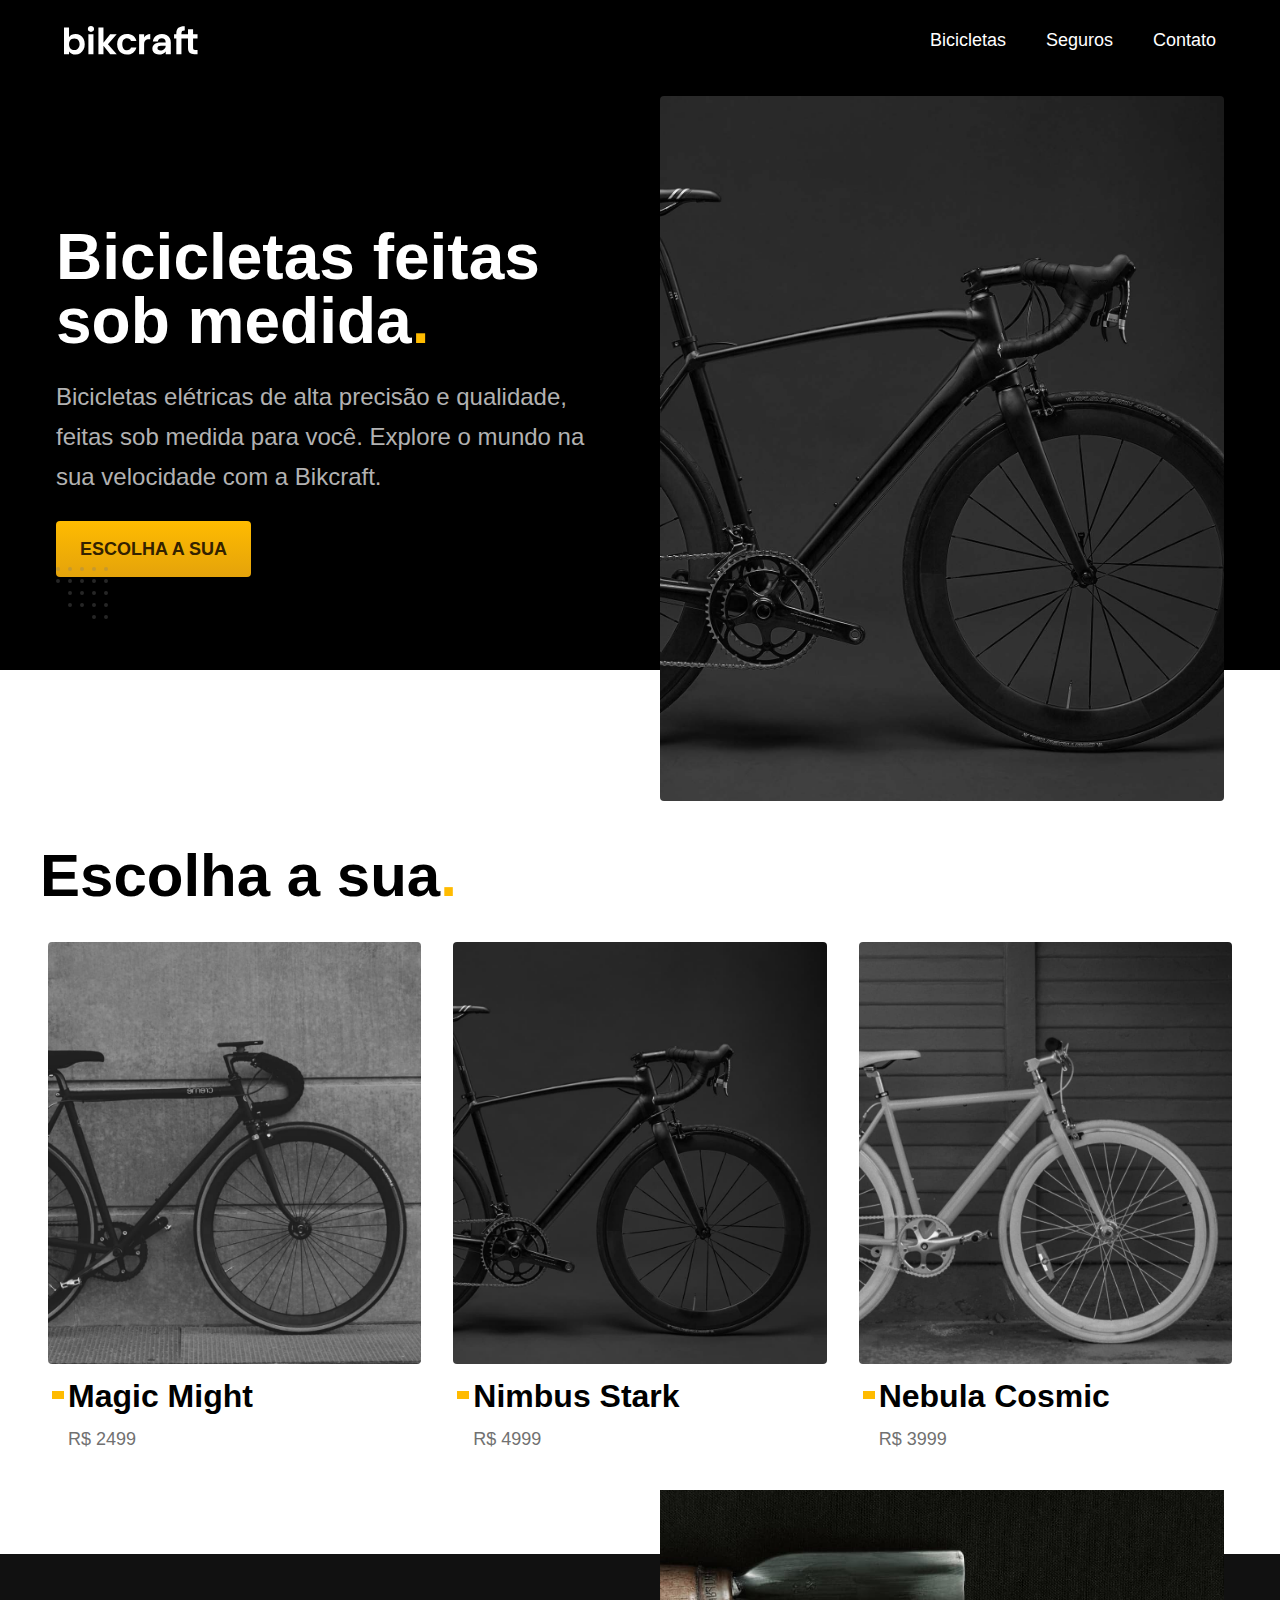
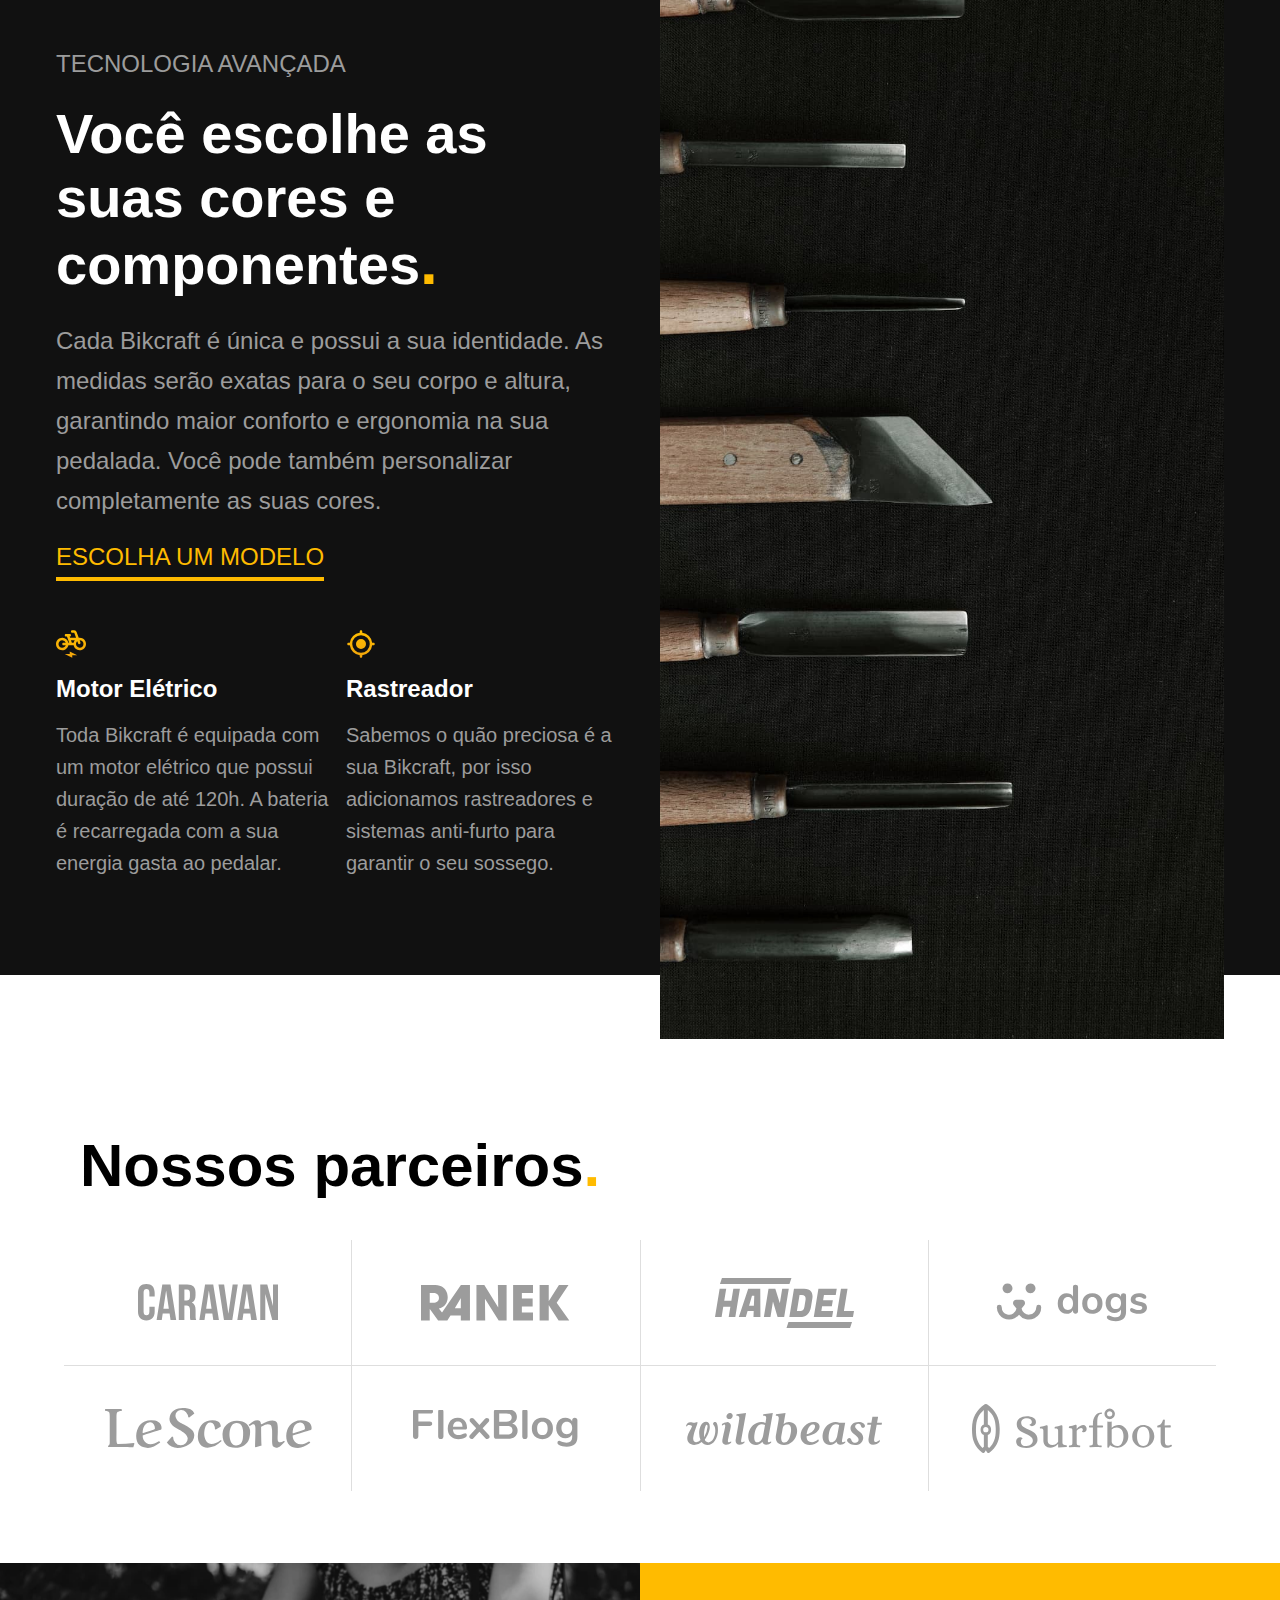
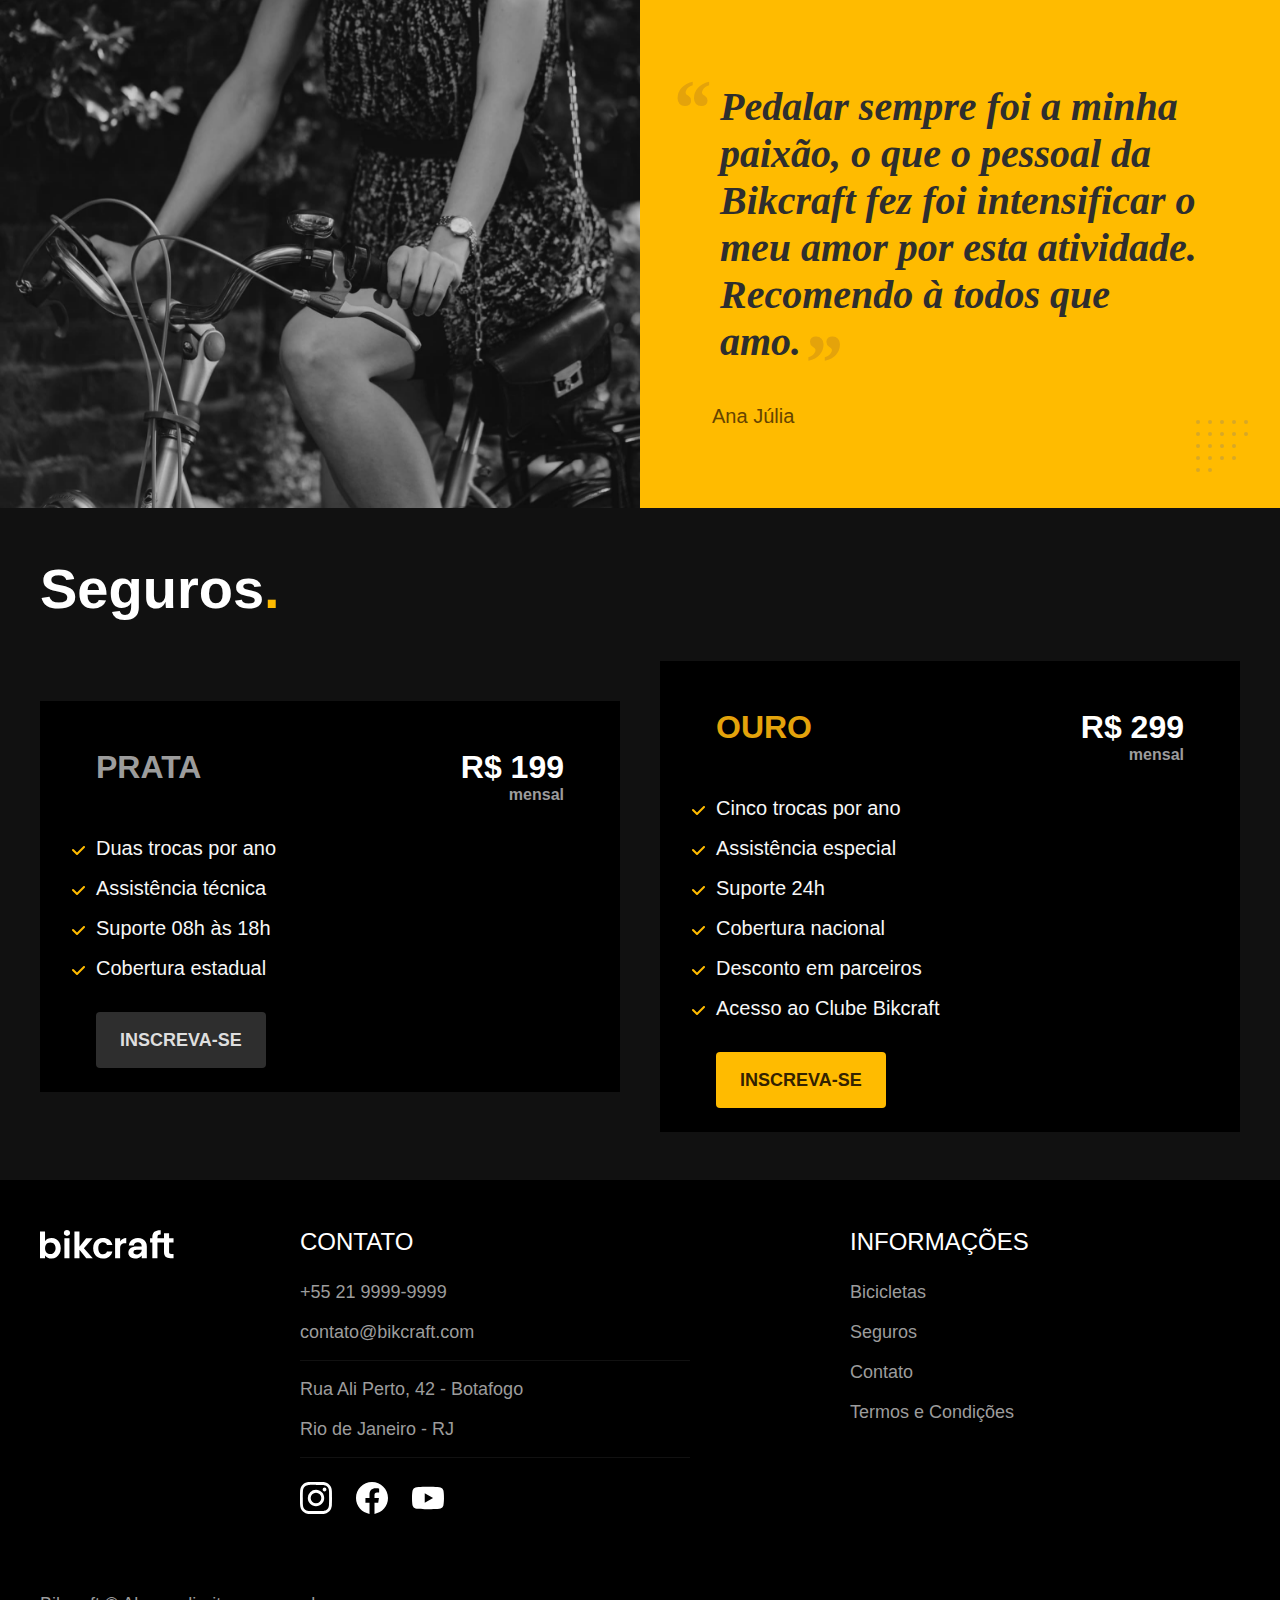
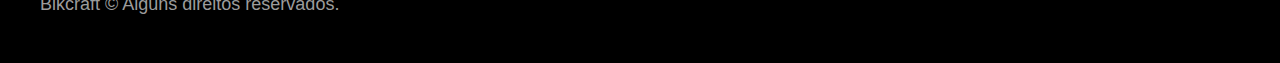
<file: index.html>
<!DOCTYPE html>
<html lang="pt-br">
  <head>
    <meta charset="UTF-8" />
    <meta name="viewport" content="width=device-width, initial-scale=1.0" />
    <link rel="stylesheet" href="./styles/style.css" />
    <title>Bikcraft - Bicicletas Elétricas</title>
  </head>

  <body>
    <header class="header-bg">
      <div class="header">
        <a href="./">
          <img src="./img/bikcraft.svg" alt="Logo da Bikcraft" />
        </a>
        <nav>
          <ul class="header-nav">
            <li><a href="/bicicletas.html">Bicicletas</a></li>
            <li><a href="/seguros.html">Seguros</a></li>
            <li><a href="/contato.html">Contato</a></li>
          </ul>
        </nav>
      </div>
    </header>

    <main class="main-bg">
      <div class="main">
        <div class="introduction">
          <h1 class="introduction-title">
            Bicicletas feitas sob medida<span class="introduction-span">.</span>
          </h1>
          <p class="introduction-text">
            Bicicletas elétricas de alta precisão e qualidade, feitas sob medida
            para você. Explore o mundo na sua velocidade com a Bikcraft.
          </p>
          <a class="introduction-buton" href="/bicicletas.html"
            >Escolha a sua</a
          >
        </div>
        <div class="introduction-photo">
          <picture>
            <source
              media="(max-width: 800px)"
              srcset="./img/bicicletas/nimbus.jpg"
            />
            <img
              src="./img/fotos/introducao.jpg"
              width="1280"
              height="1600"
              alt="Bicicleta Preta"
            />
          </picture>
        </div>
      </div>
    </main>

    <article class="bicycles-list">
      <div class="article-title">
        <h2>Escolha a sua<span class="article-span">.</span></h2>
      </div>
      <div>
        <ul class="article-bicycles">
          <li class="article-li">
            <a href="/magic.html">
              <img
                src="./img/bicicletas/magic-home.jpg"
                alt="Bicicleta Magic Might"
              />
            </a>
            <h3>Magic Might</h3>
            <span>R$ 2499</span>
          </li>
          <li class="article-li">
            <a href="/nimbus.html">
              <img
                src="./img/bicicletas/nimbus-home.jpg"
                alt="Bicicleta Nimbus Stark"
              />
            </a>
            <h3>Nimbus Stark</h3>
            <span>R$ 4999</span>
          </li>
          <li class="article-li">
            <a href="/nebula.html">
              <img
                src="./img/bicicletas/nebula-home.jpg"
                alt="Bicicleta Nebula Cosmic"
              />
            </a>
            <h3>Nebula Cosmic</h3>
            <span>R$ 3999</span>
          </li>
        </ul>
      </div>
    </article>

    <article class="tecnology-bg">
      <div class="tecnology">
        <div class="tecnology-content-container">
          <div class="tecnology-content">
            <span>TECNOLOGIA AVANÇADA</span>
            <h2>Você escolhe as suas cores e componentes<span>.</span></h2>
            <p>
              Cada Bikcraft é única e possui a sua identidade. As medidas serão
              exatas para o seu corpo e altura, garantindo maior conforto e
              ergonomia na sua pedalada. Você pode também personalizar
              completamente as suas cores.
            </p>
            <a class="tecnology-buton" href="/bicicletas.html"
              >ESCOLHA UM MODELO</a
            >
          </div>
          <div class="tecnology-benefits">
            <div>
              <img
                src="./img/icones/eletrica.svg"
                alt="Icone Bicicleta Elétrica"
              />
              <h3>Motor Elétrico</h3>
              <p>
                Toda Bikcraft é equipada com um motor elétrico que possui
                duração de até 120h. A bateria é recarregada com a sua energia
                gasta ao pedalar.
              </p>
            </div>
            <div>
              <img src="./img/icones/rastreador.svg" alt="Icone Rastreador" />
              <h3>Rastreador</h3>
              <p>
                Sabemos o quão preciosa é a sua Bikcraft, por isso adicionamos
                rastreadores e sistemas anti-furto para garantir o seu sossego.
              </p>
            </div>
          </div>
        </div>
        <div class="tecnology-img">
          <img src="./img/fotos/tecnologia.jpg" alt="Foto Tecnologia" />
        </div>
      </div>
    </article>

    <section class="section-partners">
      <div class="partners-title">
        <h2>Nossos parceiros<span>.</span></h2>
      </div>
      <div class="partners">
        <div><img src="./img/parceiros/caravan.svg" alt="Logo Caravan" /></div>
        <div><img src="./img/parceiros/ranek.svg" alt="Logo Ranek" /></div>
        <div><img src="./img/parceiros/handel.svg" alt="Logo Handel" /></div>
        <div><img src="./img/parceiros/dogs.svg" alt="Logo Dogs" /></div>
        <div><img src="./img/parceiros/lescone.svg" alt="Logo Lescone" /></div>
        <div>
          <img src="./img/parceiros/flexblog.svg" alt="Logo Flexblog" />
        </div>
        <div>
          <img src="./img/parceiros/wildbeast.svg" alt="Logo Wildbeast" />
        </div>
        <div><img src="./img/parceiros/surfbot.svg" alt="Logo Surfbot" /></div>
      </div>
    </section>

    <section class="brief">
      <div class="brief-img"></div>
      <div class="brief-content">
        <blockquote class="brief-text">
          Pedalar sempre foi a minha paixão, o que o pessoal da Bikcraft fez foi
          intensificar o meu amor por esta atividade. Recomendo à todos que amo.
        </blockquote>
        <span class="brief-span">Ana Júlia </span>
      </div>
    </section>

    <section class="insurance-bg">
      <div class="insurance">
        <h2 class="insurance-title">Seguros<span>.</span></h2>
        <div class="insurance-silver">
          <div class="insurance-silver-header">
            <h3 class="insurance-silver-title">PRATA</h3>
            <span class="insurance-silver-span"
              >R$ 199 <span class="insurance-span">mensal</span></span
            >
          </div>
          <div>
            <ul class="insurance-silver-ul">
              <li>Duas trocas por ano</li>
              <li>Assistência técnica</li>
              <li>Suporte 08h às 18h</li>
              <li>Cobertura estadual</li>
            </ul>
            <a class="insurance-silver-button" href="/orcamento.html"
              >Inscreva-se</a
            >
          </div>
        </div>

        <div class="insurance-gold">
          <div class="insurance-gold-header">
            <h3 class="insurance-gold-title">OURO</h3>
            <span class="insurance-gold-span"
              >R$ 299 <span class="insurance-span">mensal</span></span
            >
          </div>
          <div>
            <ul class="insurance-gold-ul">
              <li>Cinco trocas por ano</li>
              <li>Assistência especial</li>
              <li>Suporte 24h</li>
              <li>Cobertura nacional</li>
              <li>Desconto em parceiros</li>
              <li>Acesso ao Clube Bikcraft</li>
            </ul>
            <a class="insurance-gold-button" href="/orcamento.html"
              >Inscreva-se</a
            >
          </div>
        </div>
      </div>
    </section>

    <footer class="footer-bg">
      <div class="footer-container">
        <div class="footer-content">
          <div class="footer-img">
            <img src="./img/bikcraft.svg" alt="Logo Bikcraft" />
          </div>
          <div class="footer-contact">
            <h3 class="footer-contact-title">CONTATO</h3>
            <ul class="footer-contact-list">
              <li><a href="tel:+552199999999">+55 21 9999-9999</a></li>
              <li>
                <a href="mailto:contato@bikcraft.com">contato@bikcraft.com</a>
              </li>
              <li><div class="divider"></div></li>
              <li>Rua Ali Perto, 42 - Botafogo</li>
              <li>Rio de Janeiro - RJ</li>
              <li><div class="divider"></div></li>
              <div class="footer-socialmedias">
                <a href="./"><img src="./img/redes/instagram.svg" alt="" /></a>
                <a href="./"><img src="./img/redes/facebook.svg" alt="" /></a>
                <a href="./"><img src="./img/redes/youtube.svg" alt="" /></a>
              </div>
            </ul>
          </div>
          <div class="footer-information">
            <h3 class="footer-information-title">INFORMAÇÕES</h3>
            <ul class="footer-information-list">
              <li><a href="/bicicletas.html">Bicicletas</a></li>
              <li><a href="/seguros.html">Seguros</a></li>
              <li><a href="/contato.html">Contato</a></li>
              <li><a href="/termos.html">Termos e Condições</a></li>
            </ul>
          </div>
        </div>
        <div class="footer">
          <p>Bikcraft © Alguns direitos reservados.</p>
        </div>
      </div>
    </footer>
  </body>
</html>
</file>
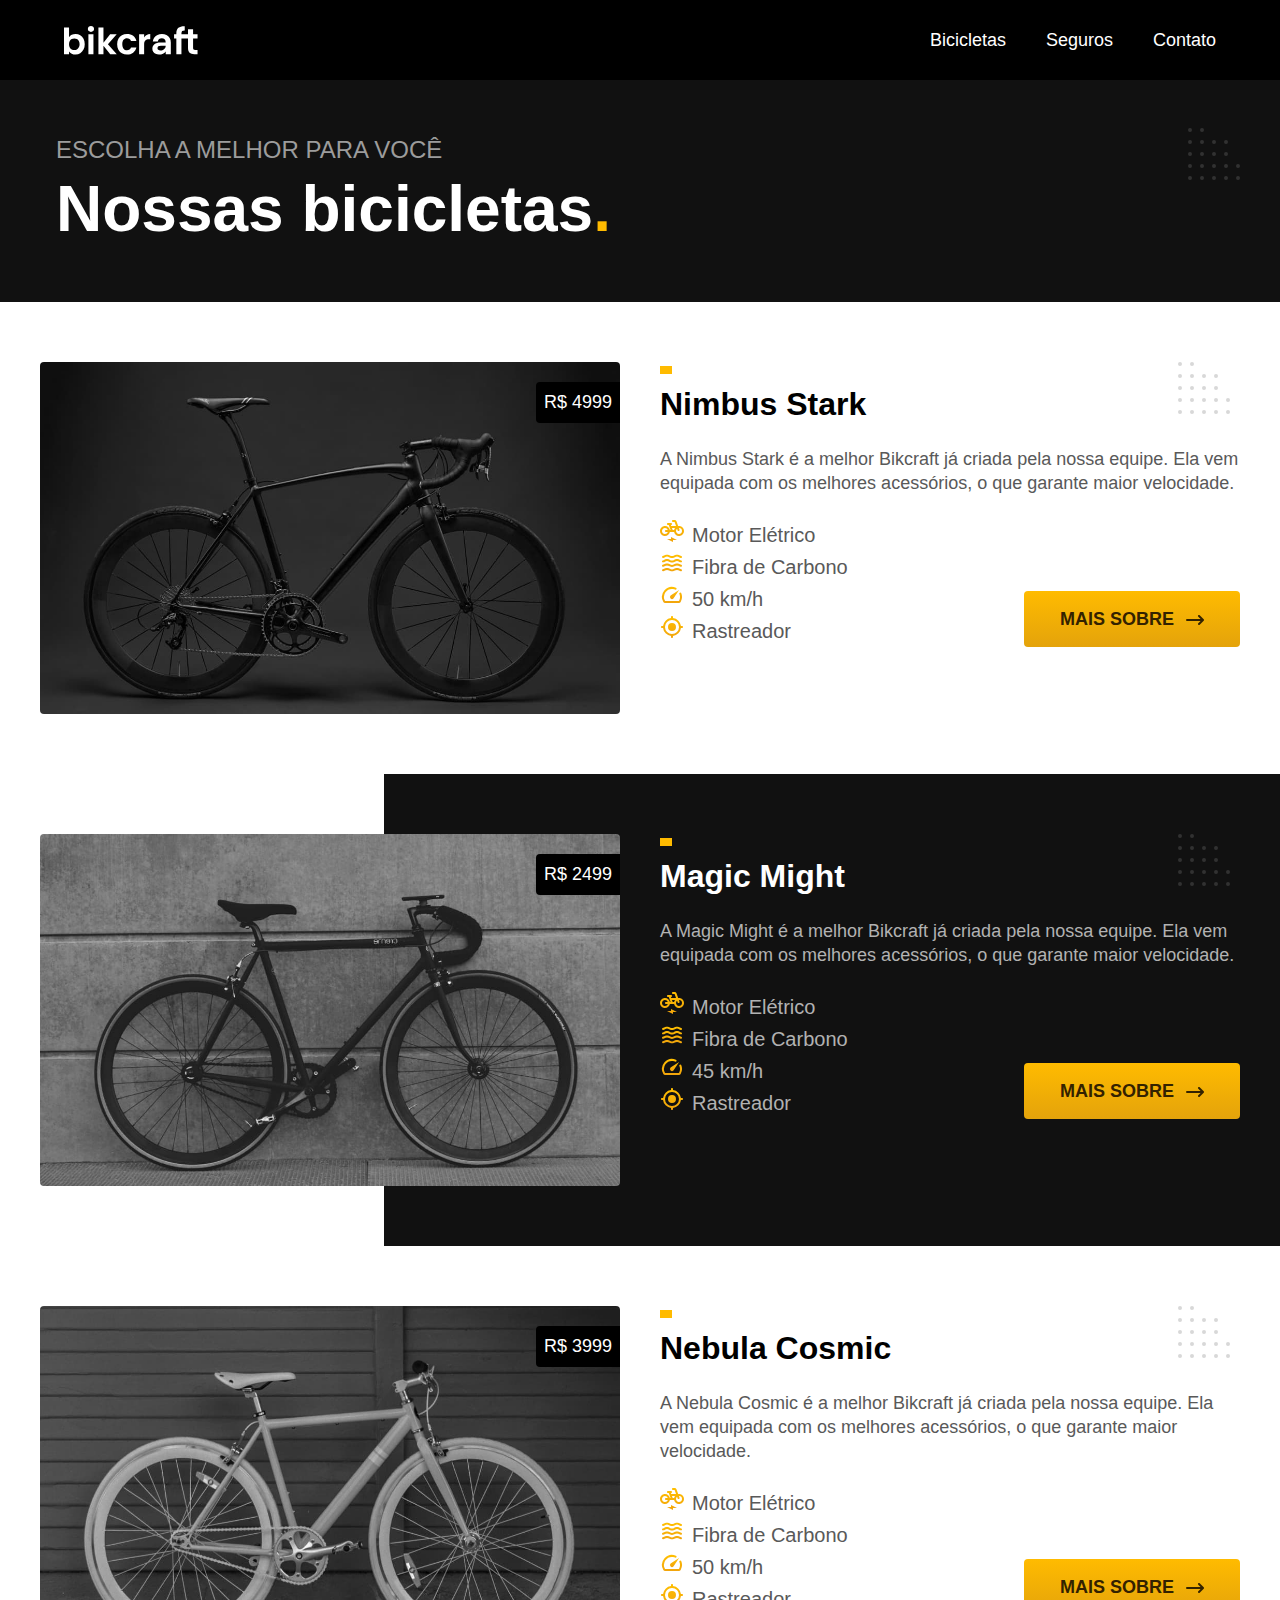
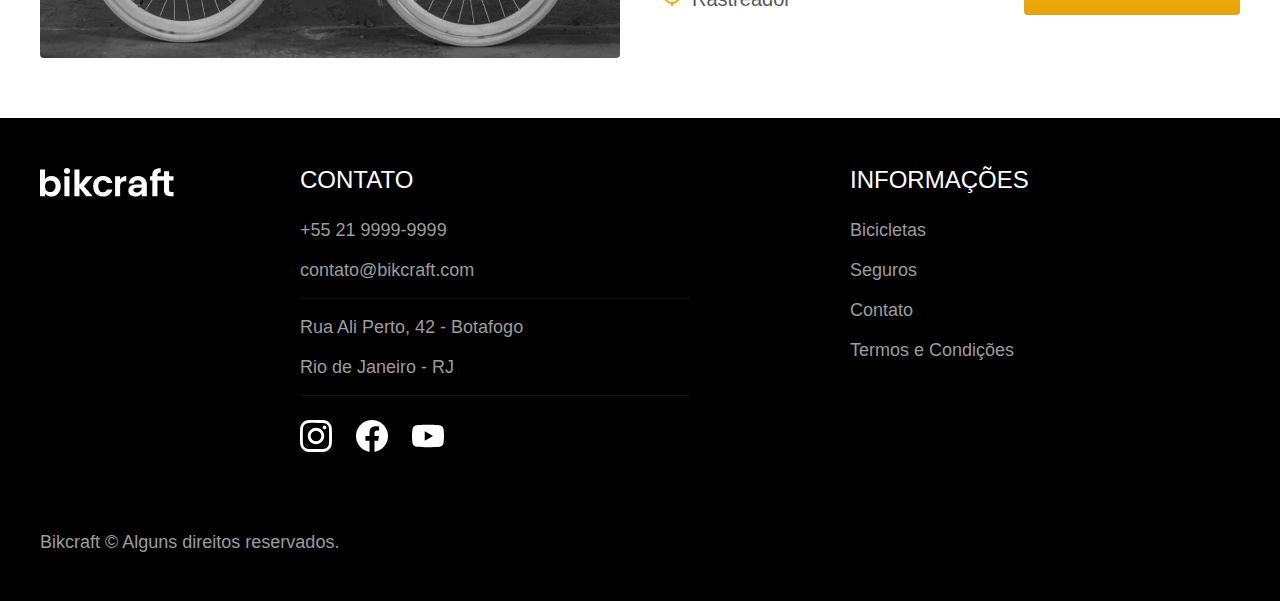
<file: bicicletas.html>
<!DOCTYPE html>
<html lang="pt-br">
  <head>
    <meta charset="UTF-8" />
    <meta name="viewport" content="width=device-width, initial-scale=1.0" />
    <link rel="stylesheet" href="./styles/style.css" />
    <title>Bikcraft - Bicicletas</title>
  </head>

  <body>
    <header class="header-bg">
      <div class="header">
        <a href="/index.html">
          <img src="./img/bikcraft.svg" alt="Logo da Bikcraft" />
        </a>
        <nav>
          <ul class="header-nav">
            <li><a href="/bicicletas.html">Bicicletas</a></li>
            <li><a href="/seguros.html">Seguros</a></li>
            <li><a href="/contato.html">Contato</a></li>
          </ul>
        </nav>
      </div>
    </header>

    <main class="bicycles-main-bg">
      <div class="bicycles-main">
        <p>ESCOLHA A MELHOR PARA VOCÊ</p>
        <h1>Nossas bicicletas<span>.</span></h1>
      </div>
    </main>

    <article class="bicycles-article">
      <div class="nimbus-container">
        <div class="nimbus-img">
          <span>R$ 4999</span>
          <img src="./img/bicicletas/nimbus.jpg" alt="Bicicleta Nimbus Stark" />
        </div>
        <div class="nimbus-content">
          <h2>Nimbus Stark</h2>
          <p>
            A Nimbus Stark é a melhor Bikcraft já criada pela nossa equipe. Ela
            vem equipada com os melhores acessórios, o que garante maior
            velocidade.
          </p>
          <ul class="nimbus-list">
            <li>
              <img src="./img/icones/eletrica.svg" alt="" />Motor Elétrico
            </li>
            <li>
              <img src="./img/icones/carbono.svg" alt="" />Fibra de Carbono
            </li>
            <li><img src="./img/icones/velocidade.svg" alt="" />50 km/h</li>
            <li><img src="./img/icones/rastreador.svg" alt="" /> Rastreador</li>
          </ul>
          <a href="/nimbus.html">Mais Sobre</a>
        </div>
      </div>
    </article>
    <div class="article-magic">
      <article class="bicycles-article">
        <div class="magic-container">
          <div class="magic-img">
            <span>R$ 2499</span>
            <img src="./img/bicicletas/magic.jpg" alt="Bicicleta Magic Might" />
          </div>
          <div class="magic-content">
            <h2>Magic Might</h2>
            <p>
              A Magic Might é a melhor Bikcraft já criada pela nossa equipe. Ela
              vem equipada com os melhores acessórios, o que garante maior
              velocidade.
            </p>
            <ul class="magic-list">
              <li>
                <img src="./img/icones/eletrica.svg" alt="" />Motor Elétrico
              </li>
              <li>
                <img src="./img/icones/carbono.svg" alt="" />Fibra de Carbono
              </li>
              <li><img src="./img/icones/velocidade.svg" alt="" /> 45 km/h</li>
              <li>
                <img src="./img/icones/rastreador.svg" alt="" />Rastreador
              </li>
            </ul>
            <a href="/magic.html">Mais Sobre</a>
          </div>
        </div>
      </article>
    </div>
    <article class="bicycles-article">
      <div class="nebula-container">
        <div class="nebula-img">
          <span>R$ 3999</span>
          <img
            src="./img/bicicletas/nebula.jpg"
            alt="Bicicleta Nebula Cosmic"
          />
        </div>
        <div class="nebula-content">
          <h2>Nebula Cosmic</h2>
          <p>
            A Nebula Cosmic é a melhor Bikcraft já criada pela nossa equipe. Ela
            vem equipada com os melhores acessórios, o que garante maior
            velocidade.
          </p>
          <ul class="nebula-list">
            <li>
              <img src="./img/icones/eletrica.svg" alt="" />Motor Elétrico
            </li>
            <li>
              <img src="./img/icones/carbono.svg" alt="" />Fibra de Carbono
            </li>
            <li><img src="./img/icones/velocidade.svg" alt="" />50 km/h</li>
            <li><img src="./img/icones/rastreador.svg" alt="" />Rastreador</li>
          </ul>
          <a href="/nebula.html">Mais Sobre</a>
        </div>
      </div>
    </article>

    <footer class="footer-bg">
      <div class="footer-container">
        <div class="footer-content">
          <div class="footer-img">
            <img src="./img/bikcraft.svg" alt="Logo Bikcraft" />
          </div>
          <div class="footer-contact">
            <h3 class="footer-contact-title">CONTATO</h3>
            <ul class="footer-contact-list">
              <li><a href="tel:+552199999999">+55 21 9999-9999</a></li>
              <li>
                <a href="mailto:contato@bikcraft.com">contato@bikcraft.com</a>
              </li>
              <li><div class="divider"></div></li>
              <li>Rua Ali Perto, 42 - Botafogo</li>
              <li>Rio de Janeiro - RJ</li>
              <li><div class="divider"></div></li>
              <div class="footer-socialmedias">
                <a href="./"><img src="./img/redes/instagram.svg" alt="" /></a>
                <a href="./"><img src="./img/redes/facebook.svg" alt="" /></a>
                <a href="./"><img src="./img/redes/youtube.svg" alt="" /></a>
              </div>
            </ul>
          </div>
          <div class="footer-information">
            <h3 class="footer-information-title">INFORMAÇÕES</h3>
            <ul class="footer-information-list">
              <li><a href="/bicicletas.html">Bicicletas</a></li>
              <li><a href="/seguros.html">Seguros</a></li>
              <li><a href="/contato.html">Contato</a></li>
              <li><a href="/termos.html">Termos e Condições</a></li>
            </ul>
          </div>
        </div>
        <div class="footer">
          <p>Bikcraft © Alguns direitos reservados.</p>
        </div>
      </div>
    </footer>
  </body>
</html>
</file>
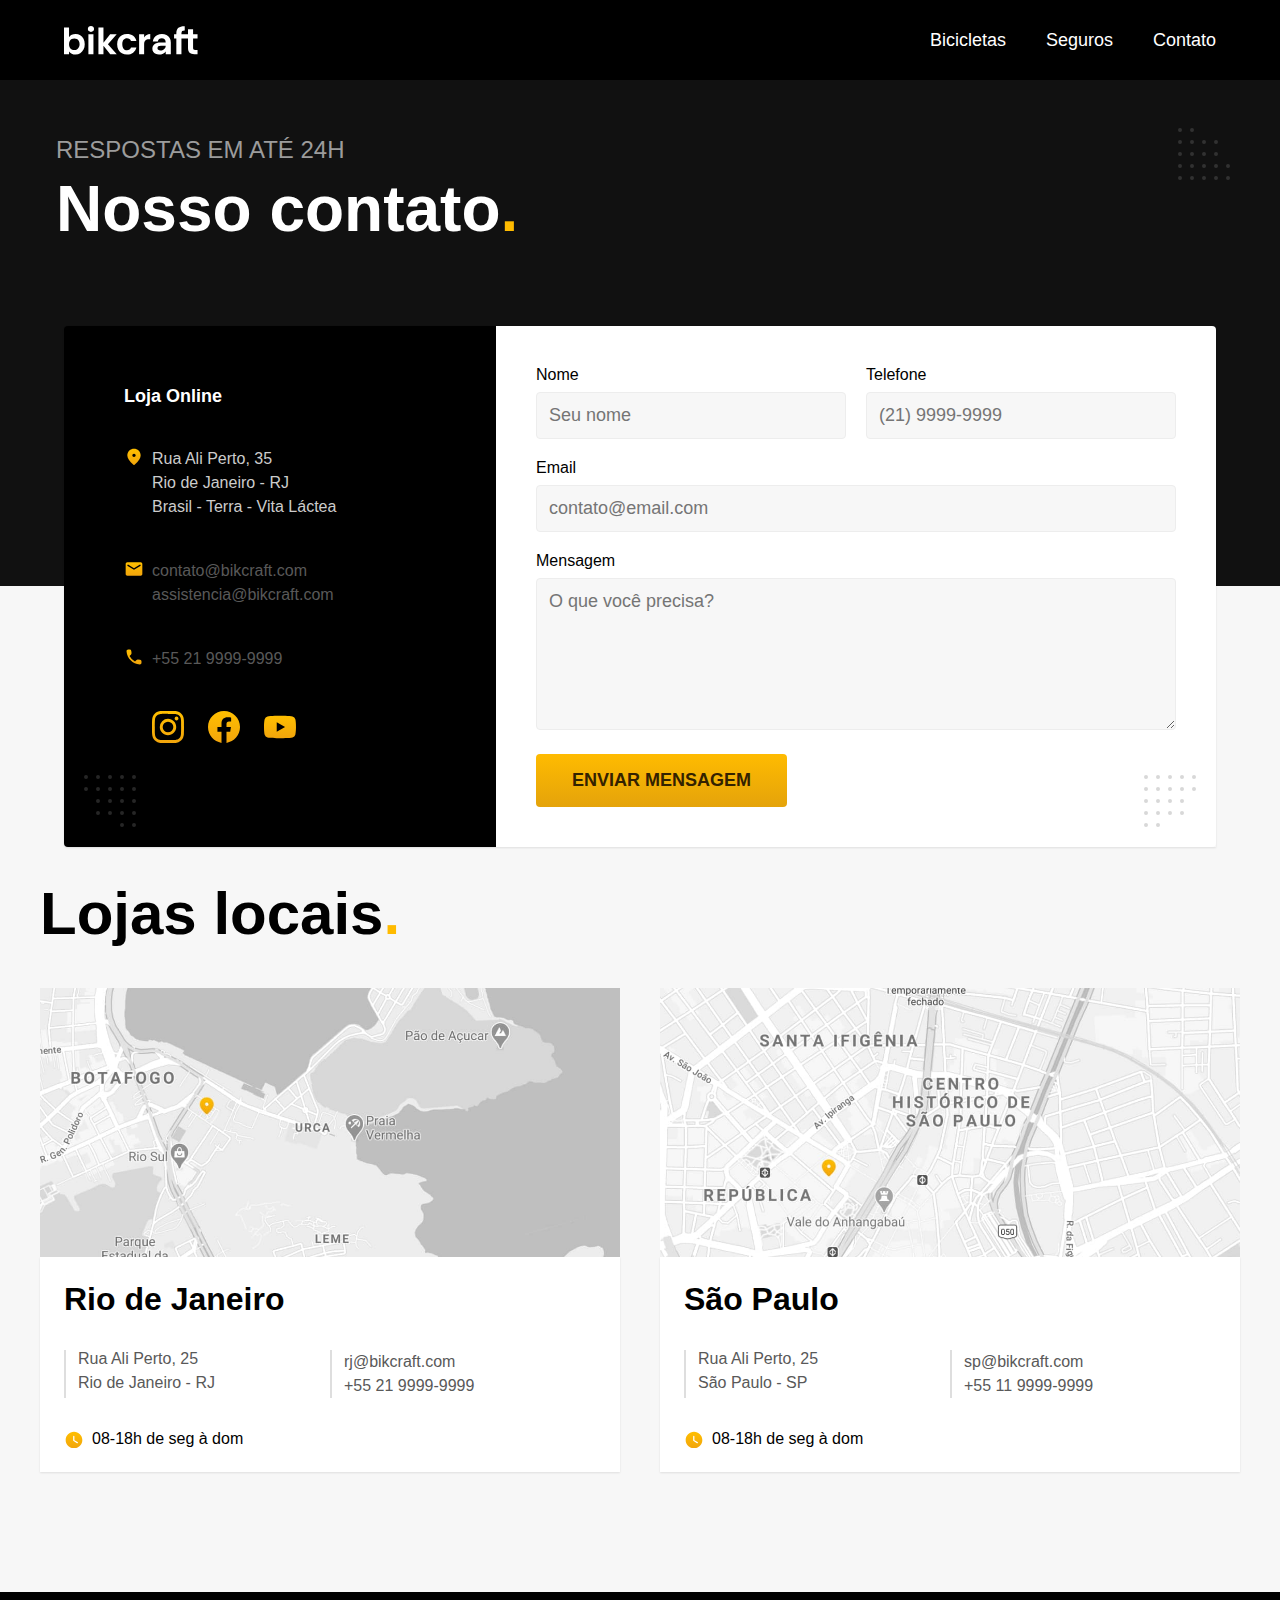
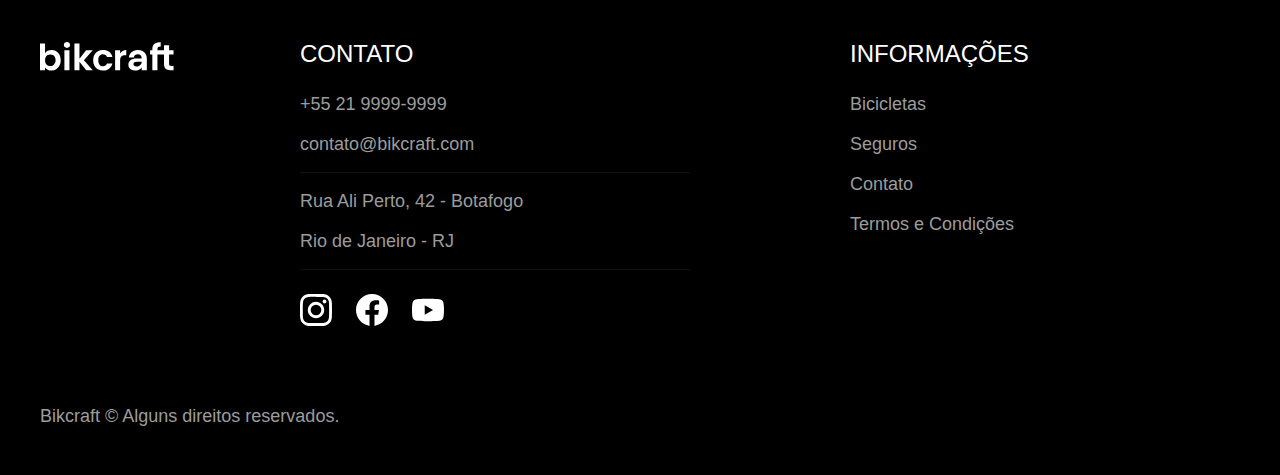
<file: contato.html>
<!DOCTYPE html>
<html lang="en">
  <head>
    <meta charset="UTF-8" />
    <meta name="viewport" content="width=device-width, initial-scale=1.0" />
    <link rel="stylesheet" href="./styles/style.css" />
    <title>Bikcraft - Contato</title>
  </head>

  <body>
    <header class="header-bg">
      <div class="header">
        <a href="./index.html">
          <img src="./img/bikcraft.svg" alt="Logo da Bikcraft" />
        </a>
        <nav>
          <ul class="header-nav">
            <li><a href="/bicicletas.html">Bicicletas</a></li>
            <li><a href="/seguros.html">Seguros</a></li>
            <li><a href="/contato.html">Contato</a></li>
          </ul>
        </nav>
      </div>
    </header>
    <main class="contact-main-bg">
      <div class="contact-main">
        <p>RESPOSTAS EM ATÉ 24H</p>
        <h1>Nosso contato<span>.</span></h1>
      </div>
    </main>

    <article class="contact-article-bg">
      <div class="contact-article-container">
        <div class="contact-article-content">
          <h2>Loja Online</h2>
          <div class="contact-article-adress">
            <p>Rua Ali Perto, 35</p>
            <p>Rio de Janeiro - RJ</p>
            <p>Brasil - Terra - Vita Láctea</p>
          </div>
          <div class="contact-article-email">
            <a href="./">contato@bikcraft.com</a>
            <a href="./">assistencia@bikcraft.com</a>
          </div>
          <div class="contact-article-phone">
            <a href="./">+55 21 9999-9999</a>
          </div>
          <div class="contact-article-medias">
            <a href="./"><img src="./img/redes/instagram-p.svg" alt="" /></a>
            <a href="./"><img src="./img/redes/facebook-p.svg" alt="" /></a>
            <a href="./"><img src="./img/redes/youtube-p.svg" alt="" /></a>
          </div>
        </div>

        <form class="contact-form-bg" action="/contato.html">
          <div class="contact-form-container">
            <div class="form-name">
              <label for="nome">Nome</label>
              <input
                type="text"
                id="nome"
                name="mensagem"
                placeholder="Seu nome"
              />
            </div>
            <div class="form-phone">
              <label for="telefone">Telefone</label>
              <input
                type="text"
                id="telefone"
                name="mensagem"
                placeholder="(21) 9999-9999"
              />
            </div>
            <div class="form-email">
              <label for="email">Email</label>
              <input
                type="text"
                id="email"
                name="mensagem"
                placeholder="contato@email.com"
              />
            </div>

            <div class="form-text">
              <label for="mensagem">Mensagem</label>
              <textarea
                name="mensagem"
                id="mensagem"
                rows="6"
                placeholder="O que você precisa?"
              ></textarea>
            </div>
            <div class="form-button">
              <button>Enviar Mensagem</button>
            </div>
          </div>
        </form>
      </div>
    </article>

    <article class="contact-stores-bg">
      <div class="contact-stores-container">
        <div class="contact-stores-title">
          <h2>Lojas locais<span>.</span></h2>
        </div>
        <div class="contact-stores-content">
          <div class="contact-stores-maps">
            <div class="contact-stores-img">
              <img src="./img/lojas/rj.jpg" alt="Mapa loja do Rio de Janeiro" />
            </div>
            <div class="contact-stores-text">
              <h2>Rio de Janeiro</h2>
              <ul class="contact-stores-list">
                <li>Rua Ali Perto, 25</li>
                <li><a href="./">rj@bikcraft.com</a></li>
                <li>Rio de Janeiro - RJ</li>
                <li><a href="./">+55 21 9999-9999</a></li>
              </ul>
              <p class="contact-time">08-18h de seg à dom</p>
            </div>
          </div>
          <div class="contact-stores-maps">
            <div>
              <img
                class="contact-stores-img"
                src="./img/lojas/sp.jpg"
                alt="Mapa loja São Paulo"
              />
            </div>
            <div class="contact-stores-text">
              <h2>São Paulo</h2>
              <ul class="contact-stores-list">
                <li>Rua Ali Perto, 25</li>
                <li><a href="./">sp@bikcraft.com</a></li>
                <li>São Paulo - SP</li>
                <li><a href="./">+55 11 9999-9999</a></li>
              </ul>
              <p class="contact-time">08-18h de seg à dom</p>
            </div>
          </div>
        </div>
      </div>
    </article>

    <footer class="footer-bg">
      <div class="footer-container">
        <div class="footer-content">
          <div class="footer-img">
            <img src="./img/bikcraft.svg" alt="Logo Bikcraft" />
          </div>
          <div class="footer-contact">
            <h3 class="footer-contact-title">CONTATO</h3>
            <ul class="footer-contact-list">
              <li><a href="tel:+552199999999">+55 21 9999-9999</a></li>
              <li>
                <a href="mailto:contato@bikcraft.com">contato@bikcraft.com</a>
              </li>
              <li><div class="divider"></div></li>
              <li>Rua Ali Perto, 42 - Botafogo</li>
              <li>Rio de Janeiro - RJ</li>
              <li><div class="divider"></div></li>
              <div class="footer-socialmedias">
                <a href="./"><img src="./img/redes/instagram.svg" alt="" /></a>
                <a href="./"><img src="./img/redes/facebook.svg" alt="" /></a>
                <a href="./"><img src="./img/redes/youtube.svg" alt="" /></a>
              </div>
            </ul>
          </div>
          <div class="footer-information">
            <h3 class="footer-information-title">INFORMAÇÕES</h3>
            <ul class="footer-information-list">
              <li><a href="/bicicletas.html">Bicicletas</a></li>
              <li><a href="/seguros.html">Seguros</a></li>
              <li><a href="/contato.html">Contato</a></li>
              <li><a href="/termos.html">Termos e Condições</a></li>
            </ul>
          </div>
        </div>
        <div class="footer">
          <p>Bikcraft © Alguns direitos reservados.</p>
        </div>
      </div>
    </footer>
  </body>
</html>
</file>
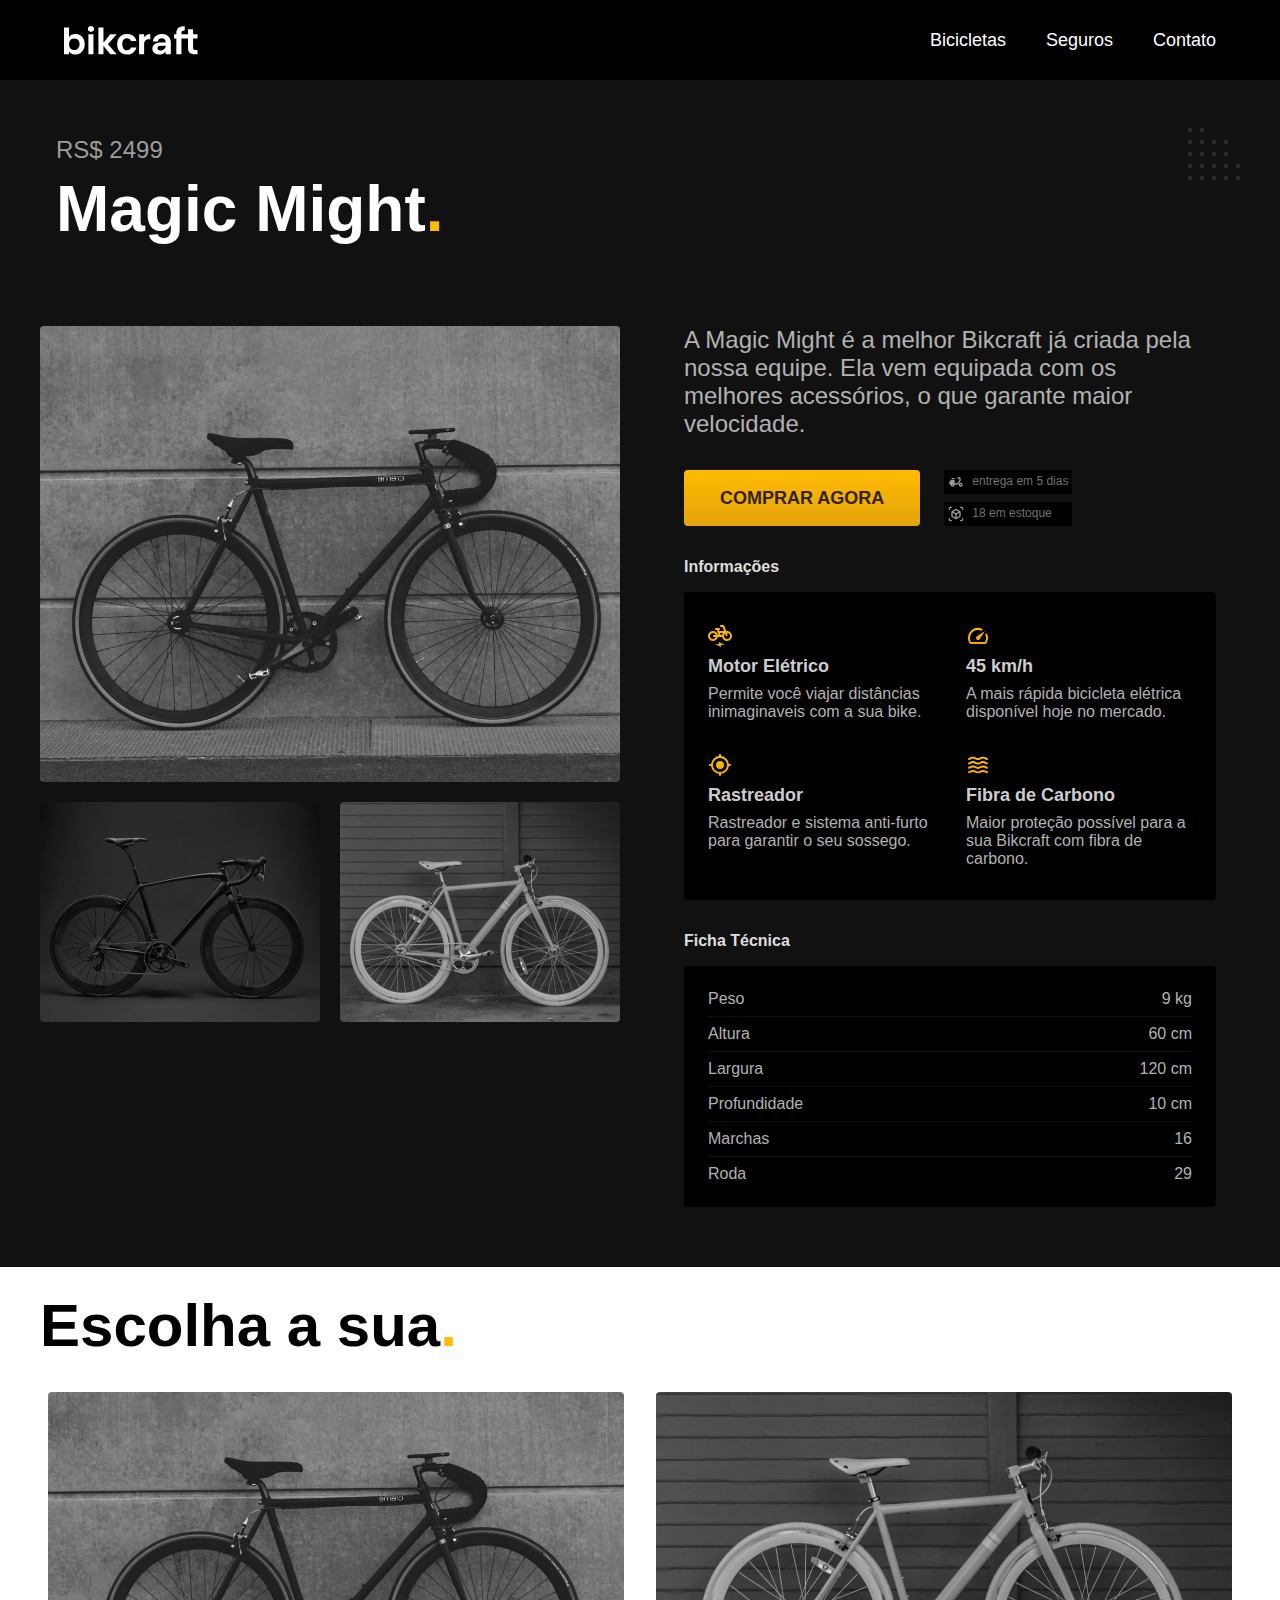
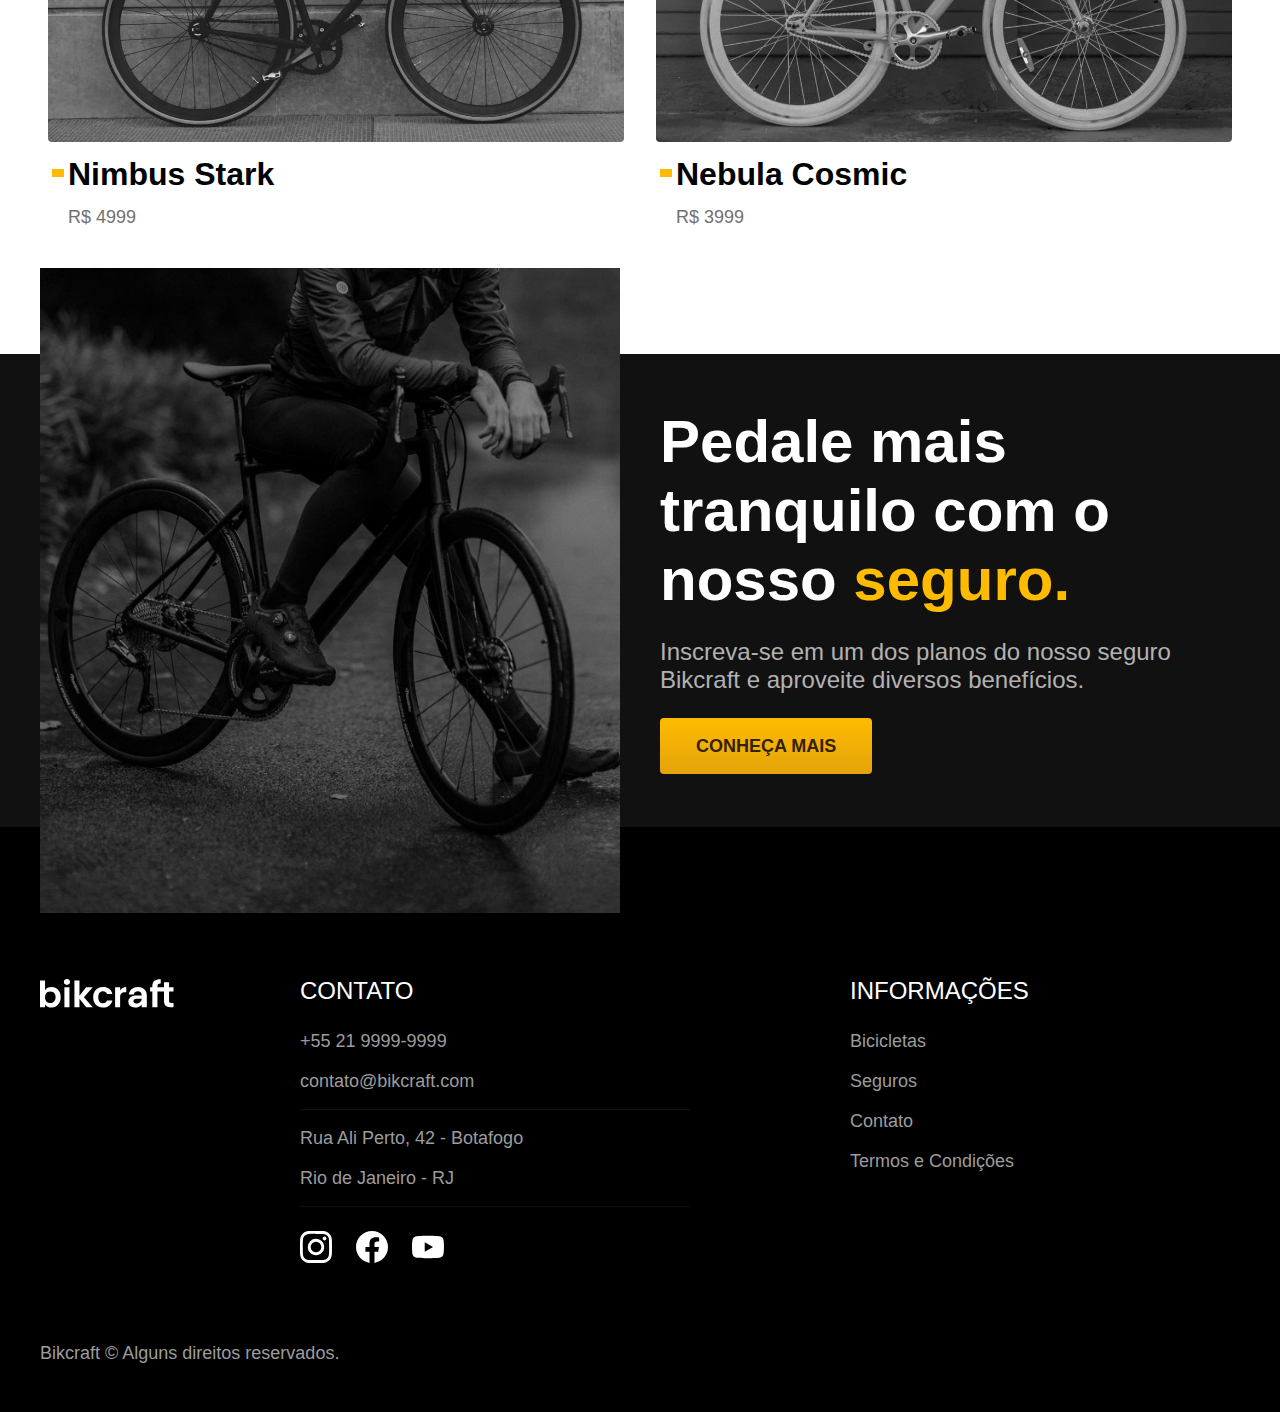
<file: magic.html>
<!DOCTYPE html>
<html lang="pt-br">
  <head>
    <meta charset="UTF-8" />
    <meta name="viewport" content="width=device-width, initial-scale=1.0" />
    <link rel="stylesheet" href="./styles/style.css" />
    <title>Bikcraft - Bicicletas Magic Might</title>
  </head>

  <body>
    <header class="header-bg">
      <div class="header">
        <a href="./">
          <img src="./img/bikcraft.svg" alt="Logo da Bikcraft" />
        </a>
        <nav>
          <ul class="header-nav">
            <li><a href="/bicicletas.html">Bicicletas</a></li>
            <li><a href="/seguros.html">Seguros</a></li>
            <li><a href="/contato.html">Contato</a></li>
          </ul>
        </nav>
      </div>
    </header>

    <main class="bicycles-main-bg">
      <div class="bicycles-main">
        <p>RS$ 2499</p>
        <h1>Magic Might<span>.</span></h1>
      </div>
    </main>

    <article class="bikcraftmagic-container-bg">
      <div class="bikcraftmagic-container">
        <div class="bikcraftmagic-img">
          <img src="./img/bicicleta/nimbus2.jpg" alt="Bicicleta Preta" />
          <img src="./img/bicicleta/nimbus1.jpg" alt="Bicicleta Preta" />
          <img src="./img/bicicleta/nimbus3.jpg" alt="Bicicleta Branca" />
        </div>

        <div class="bikcraftmagic-content">
          <p class="bikcraftmagic-p">
            A Magic Might é a melhor Bikcraft já criada pela nossa equipe. Ela
            vem equipada com os melhores acessórios, o que garante maior
            velocidade.
          </p>

          <div class="bikcraftmagic-buy">
            <a href="/orcamento.html">Comprar Agora</a>

            <div class="bikcraftmagic-buy-span">
              <span>
                <img
                  src="./img/icones/entrega.svg"
                  alt="Icone Entrega"
                />entrega em 5 dias</span
              >
              <span>
                <img src="./img/icones/estoque.svg" alt="Icone Estoque" /> 18 em
                estoque</span
              >
            </div>
          </div>

          <h2 class="bikcraftmagic-title">Informações</h2>

          <div class="bikcraftmagic-infos">
            <div class="bikcraftmagic-infos-text">
              <img
                width="24px"
                height="24px"
                src="./img/icones/eletrica.svg"
                alt="Icone Bicicleta Elétrica"
              />
              <h3>Motor Elétrico</h3>
              <p>
                Permite você viajar distâncias inimaginaveis com a sua bike.
              </p>
            </div>
            <div class="bikcraftmagic-infos-text">
              <img
                width="24px"
                height="24px"
                src="./img/icones/velocidade.svg"
                alt="Icone Velocidade"
              />
              <h3>45 km/h</h3>
              <p>
                A mais rápida bicicleta elétrica disponível hoje no mercado.
              </p>
            </div>
            <div class="bikcraftmagic-infos-text">
              <img
                width="24px"
                height="24px"
                src="./img/icones/rastreador.svg"
                alt="Icone Rastreador"
              />
              <h3>Rastreador</h3>
              <p>
                Rastreador e sistema anti-furto para garantir o seu sossego.
              </p>
            </div>
            <div class="bikcraftmagic-infos-text">
              <img
                width="24px"
                height="24px"
                src="./img/icones/carbono.svg"
                alt="Icone Fibra de Carbono"
              />
              <h3>Fibra de Carbono</h3>
              <p>
                Maior proteção possível para a sua Bikcraft com fibra de
                carbono.
              </p>
            </div>
          </div>

          <h2 class="bikcraftmagic-title">Ficha Técnica</h2>

          <div class="bikcraftmagic-datasheet">
            <ul class="bikcraftmagic-datasheet-list">
              <li>Peso <span>9 kg</span></li>
              <li class="divider"></li>
              <li>Altura <span>60 cm</span></li>
              <li class="divider"></li>
              <li>Largura <span>120 cm</span></li>
              <li class="divider"></li>
              <li>Profundidade <span>10 cm</span></li>
              <li class="divider"></li>
              <li>Marchas <span>16</span></li>
              <li class="divider"></li>
              <li>Roda <span>29</span></li>
            </ul>
          </div>
        </div>
      </div>
    </article>

    <article class="bicycles-list">
      <div class="article-title">
        <h2>Escolha a sua<span class="article-span">.</span></h2>
      </div>
      <div>
        <ul class="article-bicycles">
          <li class="article-li">
            <a href="/magic.html">
              <img
                src="./img/bicicletas/magic.jpg"
                alt="Bicicleta Nimbus Stark"
              />
            </a>
            <h3>Nimbus Stark</h3>
            <span>R$ 4999</span>
          </li>
          <li class="article-li">
            <a href="/nebula.html">
              <img
                src="./img/bicicletas/nebula.jpg"
                alt="Bicicleta Nebula Cosmic"
              />
            </a>
            <h3>Nebula Cosmic</h3>
            <span>R$ 3999</span>
          </li>
        </ul>
      </div>
    </article>

    <article class="bicycles-insurance-bg">
      <div class="bicycles-insurance">
        <div class="bicycles-insurance-img">
          <img
            src="./img/fotos/seguros.jpg"
            alt="Foto de uma pessoa andando de bicicleta"
          />
        </div>
        <div class="bicycles-insurance-content">
          <h2>Pedale mais tranquilo com o nosso <span>seguro.</span></h2>
          <p>
            Inscreva-se em um dos planos do nosso seguro Bikcraft e aproveite
            diversos benefícios.
          </p>
          <a href="./">Conheça Mais</a>
        </div>
      </div>
    </article>

    <footer class="footer-bg">
      <div class="footer-container">
        <div class="footer-content">
          <div class="footer-img">
            <img src="./img/bikcraft.svg" alt="Logo Bikcraft" />
          </div>
          <div class="footer-contact">
            <h3 class="footer-contact-title">CONTATO</h3>
            <ul class="footer-contact-list">
              <li><a href="tel:+552199999999">+55 21 9999-9999</a></li>
              <li>
                <a href="mailto:contato@bikcraft.com">contato@bikcraft.com</a>
              </li>
              <li><div class="divider"></div></li>
              <li>Rua Ali Perto, 42 - Botafogo</li>
              <li>Rio de Janeiro - RJ</li>
              <li><div class="divider"></div></li>
              <div class="footer-socialmedias">
                <a href="./"><img src="./img/redes/instagram.svg" alt="" /></a>
                <a href="./"><img src="./img/redes/facebook.svg" alt="" /></a>
                <a href="./"><img src="./img/redes/youtube.svg" alt="" /></a>
              </div>
            </ul>
          </div>
          <div class="footer-information">
            <h3 class="footer-information-title">INFORMAÇÕES</h3>
            <ul class="footer-information-list">
              <li><a href="/bicicletas.html">Bicicletas</a></li>
              <li><a href="/seguros.html">Seguros</a></li>
              <li><a href="/contato.html">Contato</a></li>
              <li><a href="/termos.html">Termos e Condições</a></li>
            </ul>
          </div>
        </div>
        <div class="footer">
          <p>Bikcraft © Alguns direitos reservados.</p>
        </div>
      </div>
    </footer>
  </body>
</html>
</file>
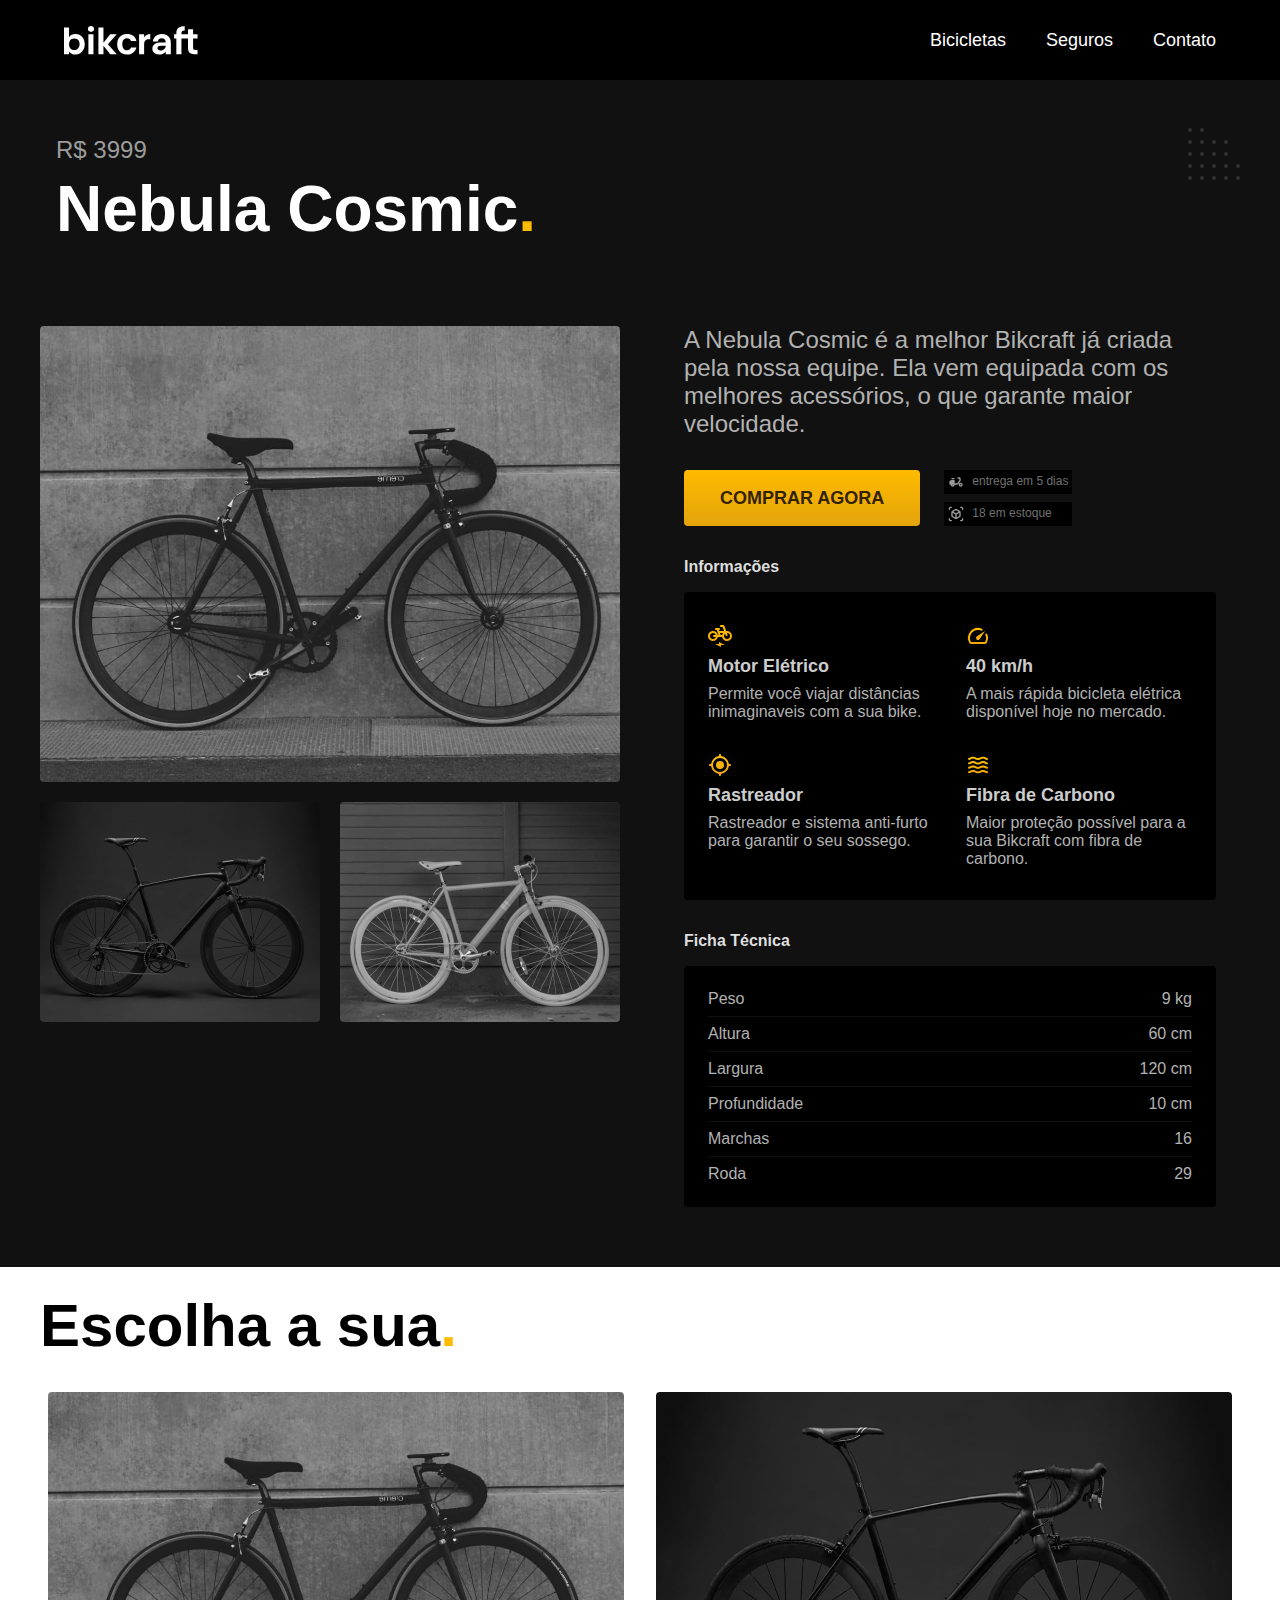
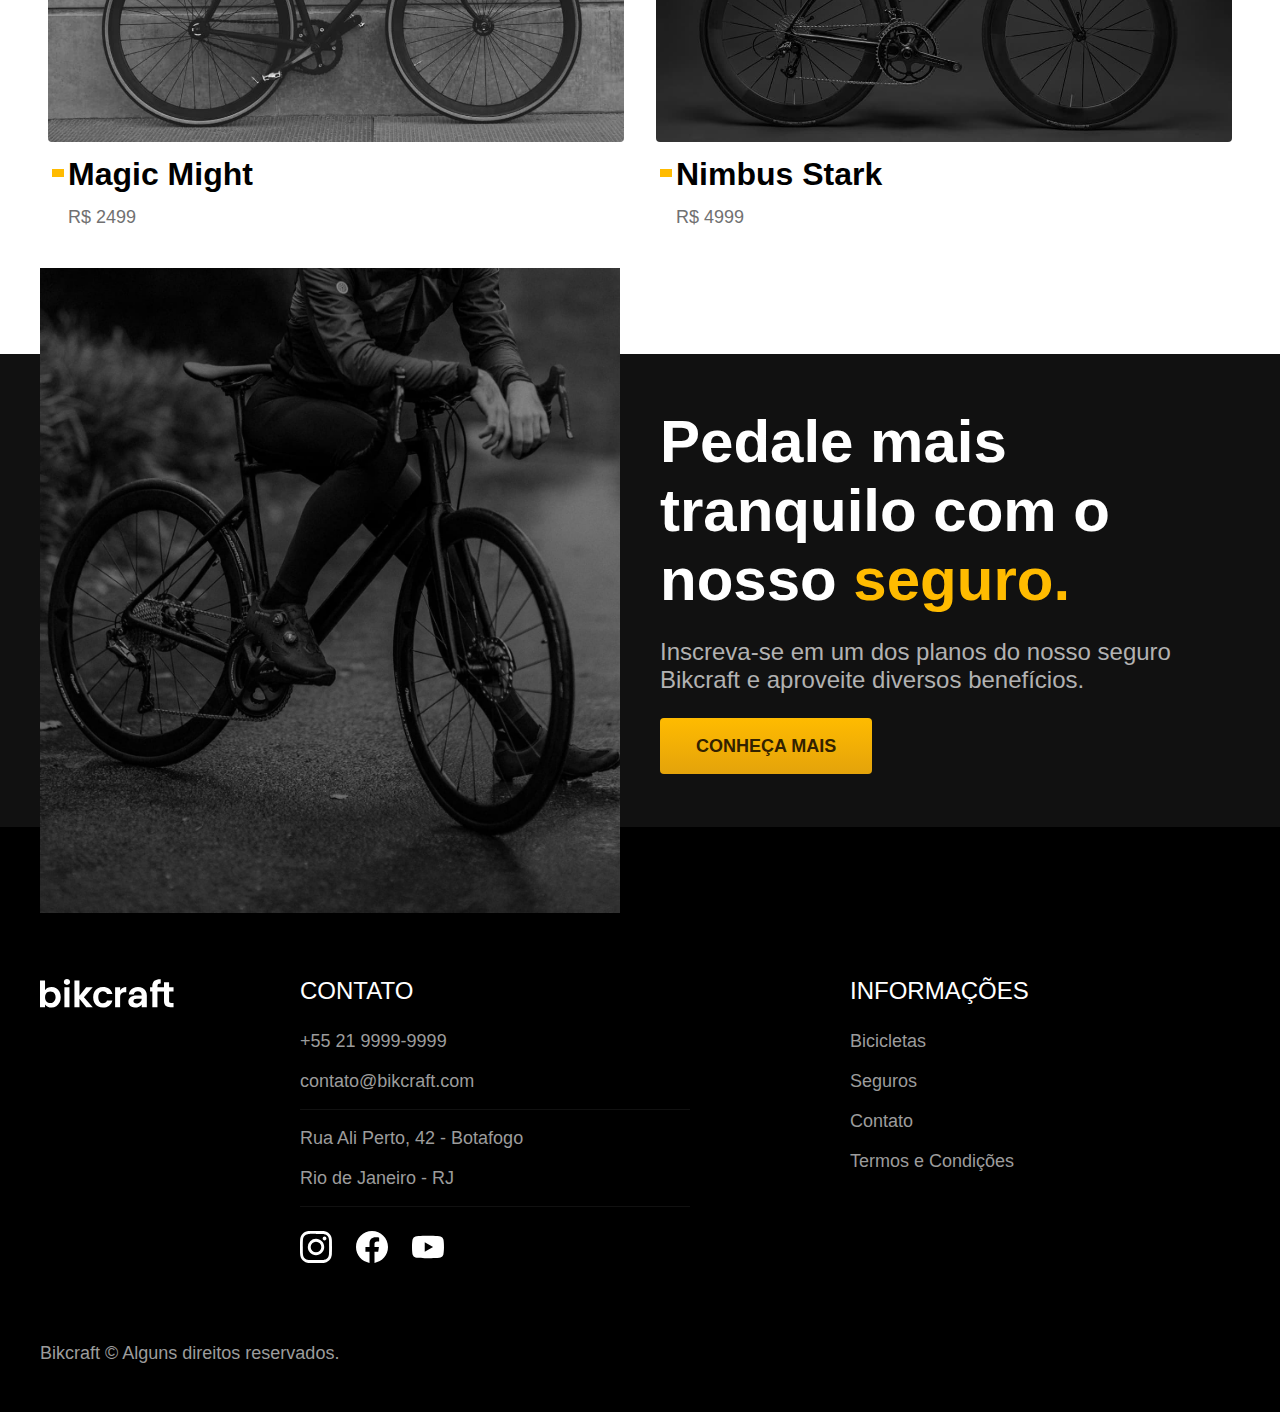
<file: nebula.html>
<!DOCTYPE html>
<html lang="pt-br">
  <head>
    <meta charset="UTF-8" />
    <meta name="viewport" content="width=device-width, initial-scale=1.0" />
    <link rel="stylesheet" href="./styles/style.css" />
    <title>Bikcraft - Bicicletas Nebula Cosmic</title>
  </head>

  <body>
    <header class="header-bg">
      <div class="header">
        <a href="./">
          <img src="./img/bikcraft.svg" alt="Logo da Bikcraft" />
        </a>
        <nav>
          <ul class="header-nav">
            <li><a href="/bicicletas.html">Bicicletas</a></li>
            <li><a href="/seguros.html">Seguros</a></li>
            <li><a href="/contato.html">Contato</a></li>
          </ul>
        </nav>
      </div>
    </header>

    <main class="bicycles-main-bg">
      <div class="bicycles-main">
        <p>R$ 3999</p>
        <h1>Nebula Cosmic<span>.</span></h1>
      </div>
    </main>

    <article class="bikcraftmagic-container-bg">
      <div class="bikcraftmagic-container">
        <div class="bikcraftmagic-img">
          <img src="./img/bicicleta/nimbus2.jpg" alt="Bicicleta Preta" />
          <img src="./img/bicicleta/nimbus1.jpg" alt="Bicicleta Preta" />
          <img src="./img/bicicleta/nimbus3.jpg" alt="Bicicleta Branca" />
        </div>

        <div class="bikcraftmagic-content">
          <p class="bikcraftmagic-p">
            A Nebula Cosmic é a melhor Bikcraft já criada pela nossa equipe. Ela
            vem equipada com os melhores acessórios, o que garante maior
            velocidade.
          </p>

          <div class="bikcraftmagic-buy">
            <a href="/orcamento.html">Comprar Agora</a>

            <div class="bikcraftmagic-buy-span">
              <span>
                <img
                  src="./img/icones/entrega.svg"
                  alt="Icone Entrega"
                />entrega em 5 dias</span
              >
              <span>
                <img src="./img/icones/estoque.svg" alt="Icone Estoque" /> 18 em
                estoque</span
              >
            </div>
          </div>

          <h2 class="bikcraftmagic-title">Informações</h2>

          <div class="bikcraftmagic-infos">
            <div class="bikcraftmagic-infos-text">
              <img
                width="24px"
                height="24px"
                src="./img/icones/eletrica.svg"
                alt="Icone Bicicleta Elétrica"
              />
              <h3>Motor Elétrico</h3>
              <p>
                Permite você viajar distâncias inimaginaveis com a sua bike.
              </p>
            </div>
            <div class="bikcraftmagic-infos-text">
              <img
                width="24px"
                height="24px"
                src="./img/icones/velocidade.svg"
                alt="Icone Velocidade"
              />
              <h3>40 km/h</h3>
              <p>
                A mais rápida bicicleta elétrica disponível hoje no mercado.
              </p>
            </div>
            <div class="bikcraftmagic-infos-text">
              <img
                width="24px"
                height="24px"
                src="./img/icones/rastreador.svg"
                alt="Icone Rastreador"
              />
              <h3>Rastreador</h3>
              <p>
                Rastreador e sistema anti-furto para garantir o seu sossego.
              </p>
            </div>
            <div class="bikcraftmagic-infos-text">
              <img
                width="24px"
                height="24px"
                src="./img/icones/carbono.svg"
                alt="Icone Fibra de Carbono"
              />
              <h3>Fibra de Carbono</h3>
              <p>
                Maior proteção possível para a sua Bikcraft com fibra de
                carbono.
              </p>
            </div>
          </div>

          <h2 class="bikcraftmagic-title">Ficha Técnica</h2>

          <div class="bikcraftmagic-datasheet">
            <ul class="bikcraftmagic-datasheet-list">
              <li>Peso <span>9 kg</span></li>
              <li class="divider"></li>
              <li>Altura <span>60 cm</span></li>
              <li class="divider"></li>
              <li>Largura <span>120 cm</span></li>
              <li class="divider"></li>
              <li>Profundidade <span>10 cm</span></li>
              <li class="divider"></li>
              <li>Marchas <span>16</span></li>
              <li class="divider"></li>
              <li>Roda <span>29</span></li>
            </ul>
          </div>
        </div>
      </div>
    </article>

    <article class="bicycles-list">
      <div class="article-title">
        <h2>Escolha a sua<span class="article-span">.</span></h2>
      </div>
      <div>
        <ul class="article-bicycles">
          <li class="article-li">
            <a href="/magic.html">
              <img
                src="./img/bicicletas/magic.jpg"
                alt="Bicicleta Magic Might"
              />
            </a>
            <h3>Magic Might</h3>
            <span>R$ 2499</span>
          </li>
          <li class="article-li">
            <a href="/nimbus.html">
              <img
                src="./img/bicicletas/nimbus.jpg"
                alt="Bicicleta Nimbus Stark"
              />
            </a>
            <h3>Nimbus Stark</h3>
            <span>R$ 4999</span>
          </li>
        </ul>
      </div>
    </article>

    <article class="bicycles-insurance-bg">
      <div class="bicycles-insurance">
        <div class="bicycles-insurance-img">
          <img
            src="./img/fotos/seguros.jpg"
            alt="Foto de uma pessoa andando de bicicleta"
          />
        </div>
        <div class="bicycles-insurance-content">
          <h2>Pedale mais tranquilo com o nosso <span>seguro.</span></h2>
          <p>
            Inscreva-se em um dos planos do nosso seguro Bikcraft e aproveite
            diversos benefícios.
          </p>
          <a href="./">Conheça Mais</a>
        </div>
      </div>
    </article>

    <footer class="footer-bg">
      <div class="footer-container">
        <div class="footer-content">
          <div class="footer-img">
            <img src="./img/bikcraft.svg" alt="Logo Bikcraft" />
          </div>
          <div class="footer-contact">
            <h3 class="footer-contact-title">CONTATO</h3>
            <ul class="footer-contact-list">
              <li><a href="tel:+552199999999">+55 21 9999-9999</a></li>
              <li>
                <a href="mailto:contato@bikcraft.com">contato@bikcraft.com</a>
              </li>
              <li><div class="divider"></div></li>
              <li>Rua Ali Perto, 42 - Botafogo</li>
              <li>Rio de Janeiro - RJ</li>
              <li><div class="divider"></div></li>
              <div class="footer-socialmedias">
                <a href="./"><img src="./img/redes/instagram.svg" alt="" /></a>
                <a href="./"><img src="./img/redes/facebook.svg" alt="" /></a>
                <a href="./"><img src="./img/redes/youtube.svg" alt="" /></a>
              </div>
            </ul>
          </div>
          <div class="footer-information">
            <h3 class="footer-information-title">INFORMAÇÕES</h3>
            <ul class="footer-information-list">
              <li><a href="/bicicletas.html">Bicicletas</a></li>
              <li><a href="/seguros.html">Seguros</a></li>
              <li><a href="/contato.html">Contato</a></li>
              <li><a href="/termos.html">Termos e Condições</a></li>
            </ul>
          </div>
        </div>
        <div class="footer">
          <p>Bikcraft © Alguns direitos reservados.</p>
        </div>
      </div>
    </footer>
  </body>
</html>
</file>
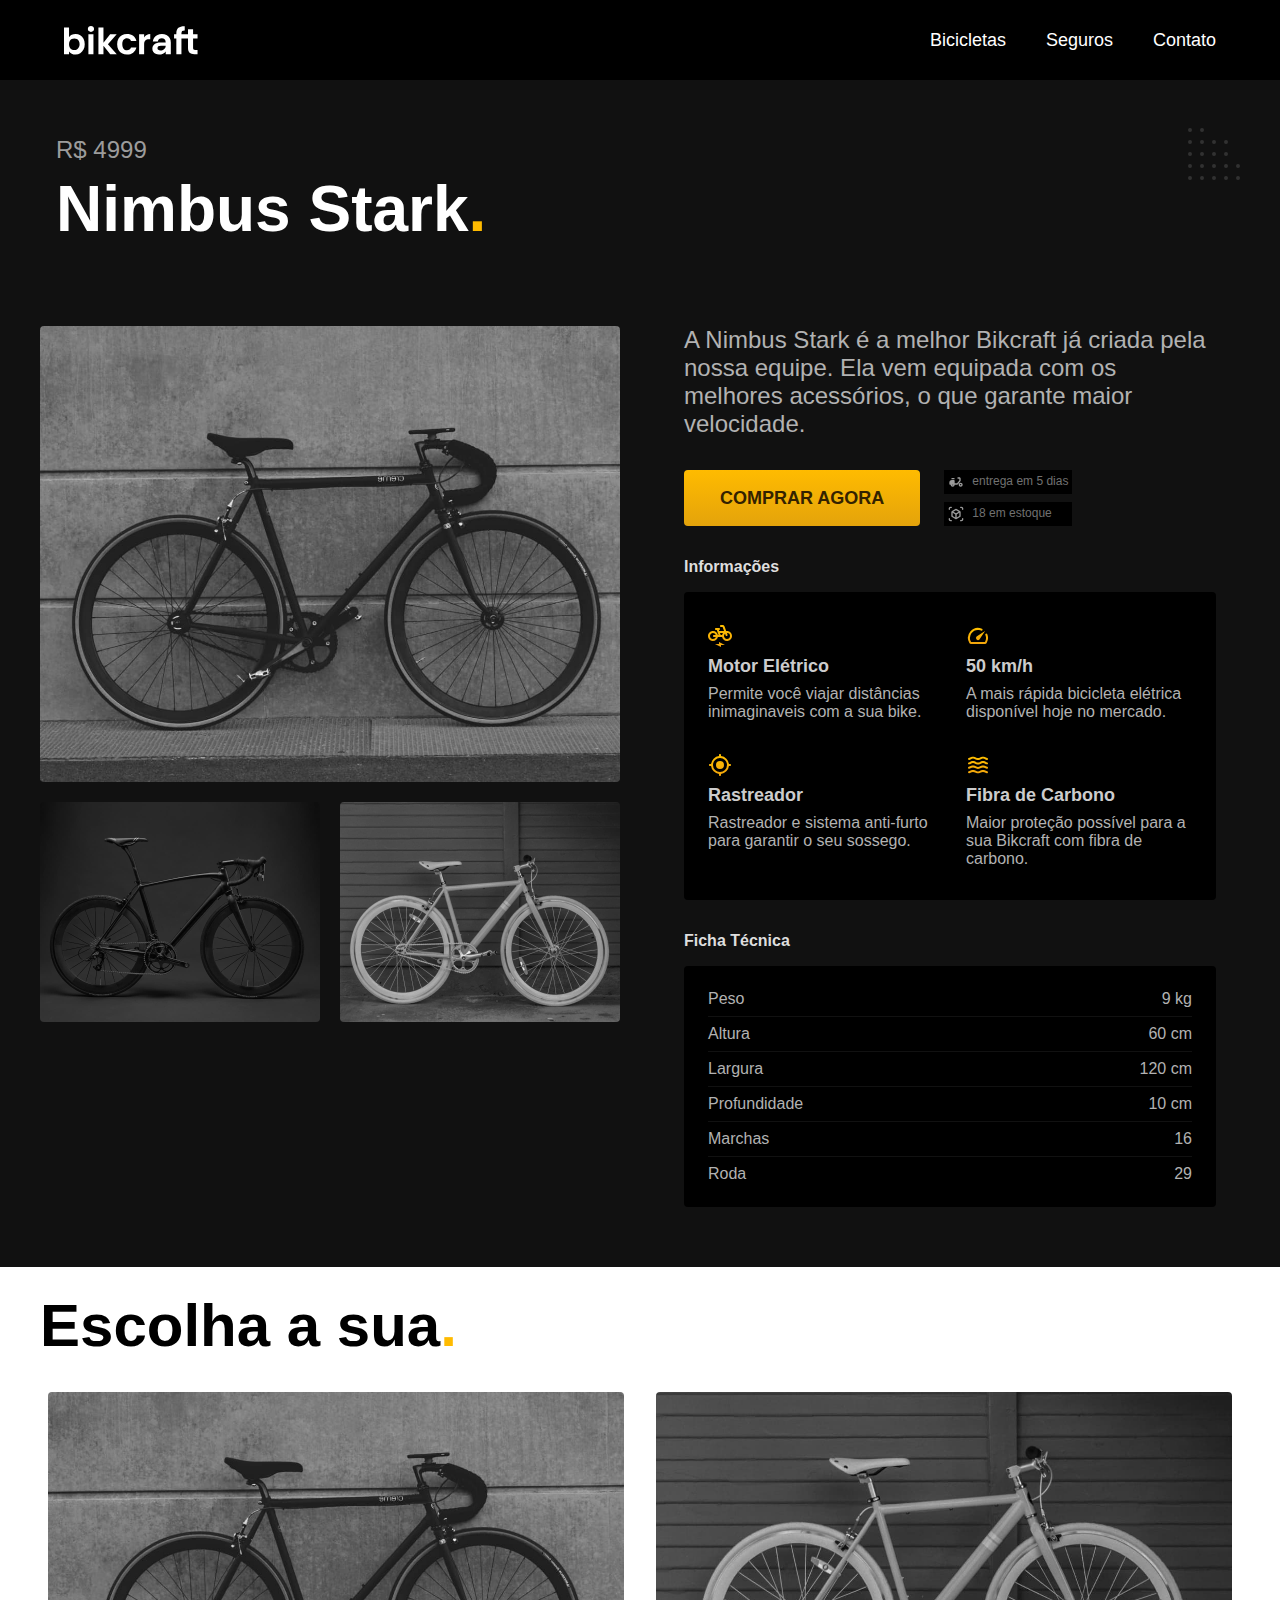
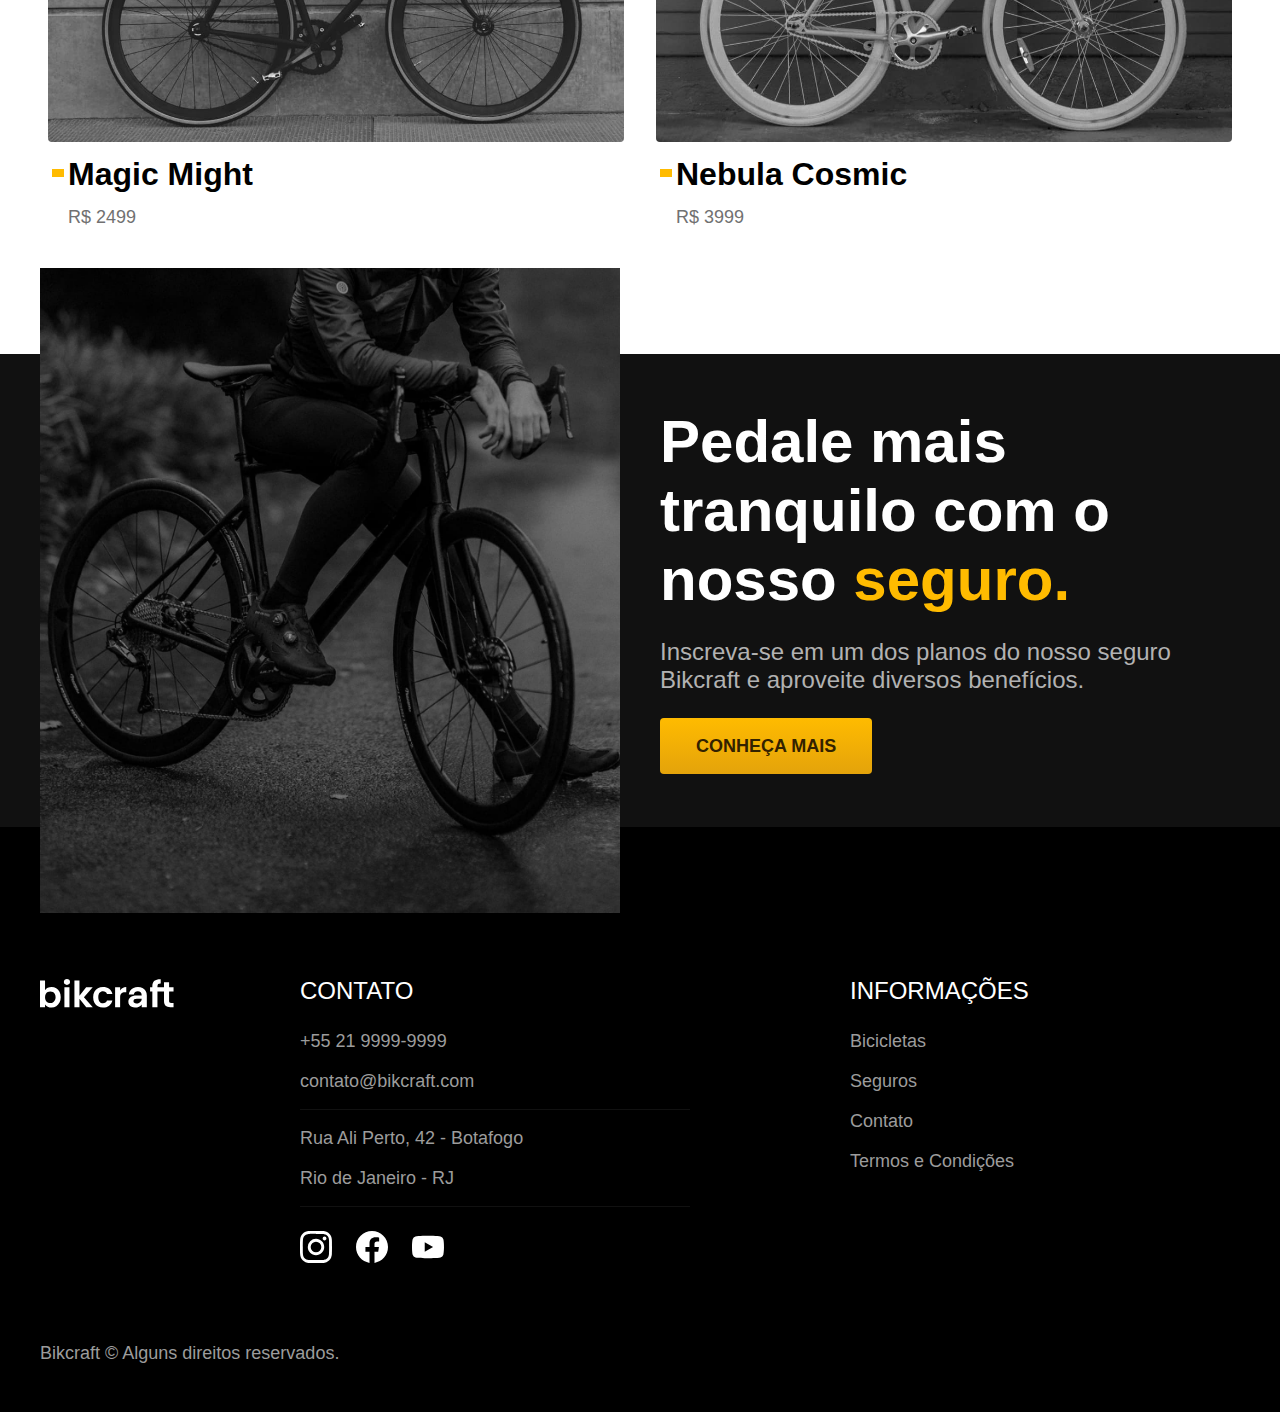
<file: nimbus.html>
<!DOCTYPE html>
<html lang="pt-br">
  <head>
    <meta charset="UTF-8" />
    <meta name="viewport" content="width=device-width, initial-scale=1.0" />
    <link rel="stylesheet" href="./styles/style.css" />
    <title>Bikcraft - Bicicletas Nimbus Stark</title>
  </head>

  <body>
    <header class="header-bg">
      <div class="header">
        <a href="./">
          <img src="./img/bikcraft.svg" alt="Logo da Bikcraft" />
        </a>
        <nav>
          <ul class="header-nav">
            <li><a href="/bicicletas.html">Bicicletas</a></li>
            <li><a href="/seguros.html">Seguros</a></li>
            <li><a href="/contato.html">Contato</a></li>
          </ul>
        </nav>
      </div>
    </header>

    <main class="bicycles-main-bg">
      <div class="bicycles-main">
        <p>R$ 4999</p>
        <h1>Nimbus Stark<span>.</span></h1>
      </div>
    </main>

    <article class="bikcraftmagic-container-bg">
      <div class="bikcraftmagic-container">
        <div class="bikcraftmagic-img">
          <img src="./img/bicicleta/nimbus2.jpg" alt="Bicicleta Preta" />
          <img src="./img/bicicleta/nimbus1.jpg" alt="Bicicleta Preta" />
          <img src="./img/bicicleta/nimbus3.jpg" alt="Bicicleta Branca" />
        </div>

        <div class="bikcraftmagic-content">
          <p class="bikcraftmagic-p">
            A Nimbus Stark é a melhor Bikcraft já criada pela nossa equipe. Ela
            vem equipada com os melhores acessórios, o que garante maior
            velocidade.
          </p>

          <div class="bikcraftmagic-buy">
            <a href="/orcamento.html">Comprar Agora</a>

            <div class="bikcraftmagic-buy-span">
              <span>
                <img
                  src="./img/icones/entrega.svg"
                  alt="Icone Entrega"
                />entrega em 5 dias</span
              >
              <span>
                <img src="./img/icones/estoque.svg" alt="Icone Estoque" /> 18 em
                estoque</span
              >
            </div>
          </div>

          <h2 class="bikcraftmagic-title">Informações</h2>

          <div class="bikcraftmagic-infos">
            <div class="bikcraftmagic-infos-text">
              <img
                width="24px"
                height="24px"
                src="./img/icones/eletrica.svg"
                alt="Icone Bicicleta Elétrica"
              />
              <h3>Motor Elétrico</h3>
              <p>
                Permite você viajar distâncias inimaginaveis com a sua bike.
              </p>
            </div>
            <div class="bikcraftmagic-infos-text">
              <img
                width="24px"
                height="24px"
                src="./img/icones/velocidade.svg"
                alt="Icone Velocidade"
              />
              <h3>50 km/h</h3>
              <p>
                A mais rápida bicicleta elétrica disponível hoje no mercado.
              </p>
            </div>
            <div class="bikcraftmagic-infos-text">
              <img
                width="24px"
                height="24px"
                src="./img/icones/rastreador.svg"
                alt="Icone Rastreador"
              />
              <h3>Rastreador</h3>
              <p>
                Rastreador e sistema anti-furto para garantir o seu sossego.
              </p>
            </div>
            <div class="bikcraftmagic-infos-text">
              <img
                width="24px"
                height="24px"
                src="./img/icones/carbono.svg"
                alt="Icone Fibra de Carbono"
              />
              <h3>Fibra de Carbono</h3>
              <p>
                Maior proteção possível para a sua Bikcraft com fibra de
                carbono.
              </p>
            </div>
          </div>

          <h2 class="bikcraftmagic-title">Ficha Técnica</h2>

          <div class="bikcraftmagic-datasheet">
            <ul class="bikcraftmagic-datasheet-list">
              <li>Peso <span>9 kg</span></li>
              <li class="divider"></li>
              <li>Altura <span>60 cm</span></li>
              <li class="divider"></li>
              <li>Largura <span>120 cm</span></li>
              <li class="divider"></li>
              <li>Profundidade <span>10 cm</span></li>
              <li class="divider"></li>
              <li>Marchas <span>16</span></li>
              <li class="divider"></li>
              <li>Roda <span>29</span></li>
            </ul>
          </div>
        </div>
      </div>
    </article>

    <article class="bicycles-list">
      <div class="article-title">
        <h2>Escolha a sua<span class="article-span">.</span></h2>
      </div>
      <div>
        <ul class="article-bicycles">
          <li class="article-li">
            <a href="/magic.html">
              <img
                src="./img/bicicletas/magic.jpg"
                alt="Bicicleta Magic Might"
              />
            </a>
            <h3>Magic Might</h3>
            <span>R$ 2499</span>
          </li>

          <li class="article-li">
            <a href="/nebula.html">
              <img
                src="./img/bicicletas/nebula.jpg"
                alt="Bicicleta Nebula Cosmic"
              />
            </a>
            <h3>Nebula Cosmic</h3>
            <span>R$ 3999</span>
          </li>
        </ul>
      </div>
    </article>

    <article class="bicycles-insurance-bg">
      <div class="bicycles-insurance">
        <div class="bicycles-insurance-img">
          <img
            src="./img/fotos/seguros.jpg"
            alt="Foto de uma pessoa andando de bicicleta"
          />
        </div>
        <div class="bicycles-insurance-content">
          <h2>Pedale mais tranquilo com o nosso <span>seguro.</span></h2>
          <p>
            Inscreva-se em um dos planos do nosso seguro Bikcraft e aproveite
            diversos benefícios.
          </p>
          <a href="./">Conheça Mais</a>
        </div>
      </div>
    </article>

    <footer class="footer-bg">
      <div class="footer-container">
        <div class="footer-content">
          <div class="footer-img">
            <img src="./img/bikcraft.svg" alt="Logo Bikcraft" />
          </div>
          <div class="footer-contact">
            <h3 class="footer-contact-title">CONTATO</h3>
            <ul class="footer-contact-list">
              <li><a href="tel:+552199999999">+55 21 9999-9999</a></li>
              <li>
                <a href="mailto:contato@bikcraft.com">contato@bikcraft.com</a>
              </li>
              <li><div class="divider"></div></li>
              <li>Rua Ali Perto, 42 - Botafogo</li>
              <li>Rio de Janeiro - RJ</li>
              <li><div class="divider"></div></li>
              <div class="footer-socialmedias">
                <a href="./"><img src="./img/redes/instagram.svg" alt="" /></a>
                <a href="./"><img src="./img/redes/facebook.svg" alt="" /></a>
                <a href="./"><img src="./img/redes/youtube.svg" alt="" /></a>
              </div>
            </ul>
          </div>
          <div class="footer-information">
            <h3 class="footer-information-title">INFORMAÇÕES</h3>
            <ul class="footer-information-list">
              <li><a href="/bicicletas.html">Bicicletas</a></li>
              <li><a href="/seguros.html">Seguros</a></li>
              <li><a href="/contato.html">Contato</a></li>
              <li><a href="/termos.html">Termos e Condições</a></li>
            </ul>
          </div>
        </div>
        <div class="footer">
          <p>Bikcraft © Alguns direitos reservados.</p>
        </div>
      </div>
    </footer>
  </body>
</html>
</file>
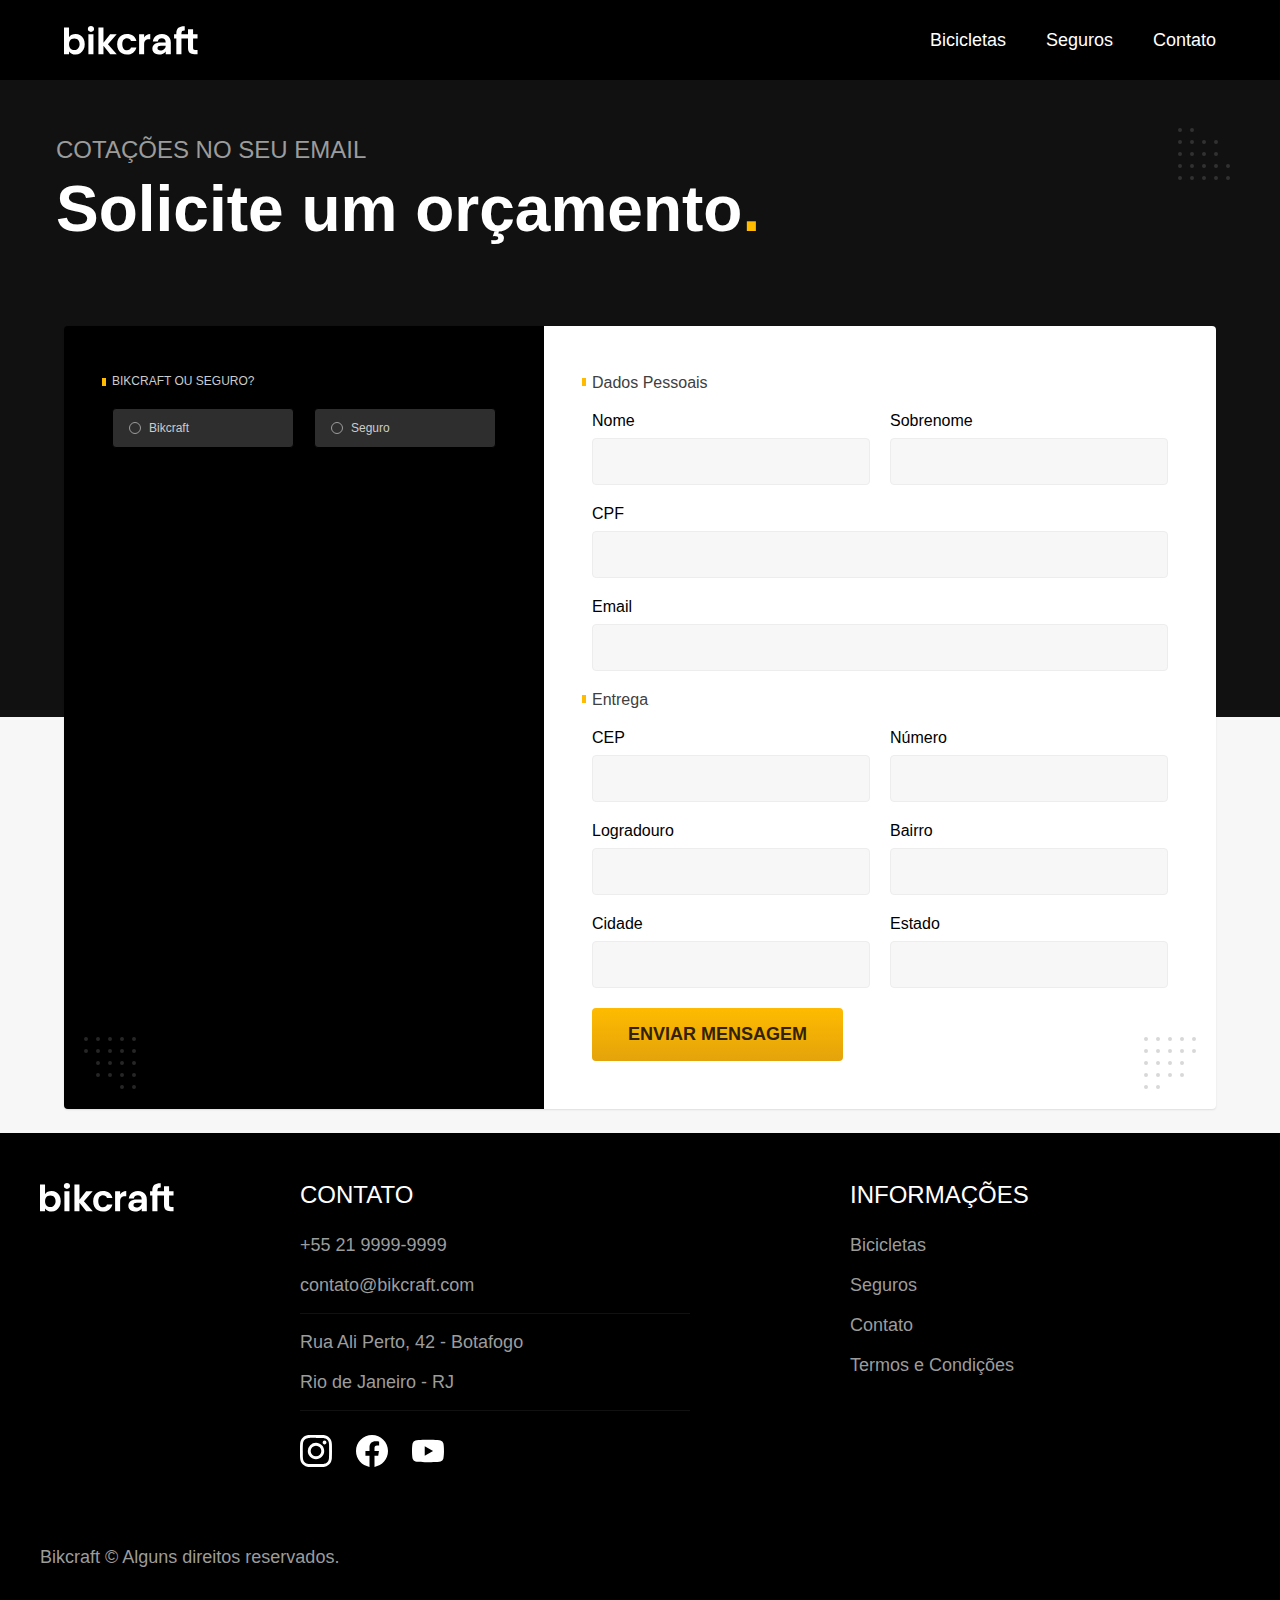
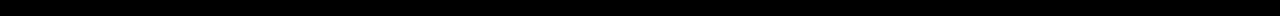
<file: orcamento.html>
<!DOCTYPE html>
<html lang="en">
  <head>
    <meta charset="UTF-8" />
    <meta name="viewport" content="width=device-width, initial-scale=1.0" />
    <link rel="stylesheet" href="./styles/style.css" />
    <title>Bikcraft - Orçamento</title>
  </head>

  <body>
    <header class="header-bg">
      <div class="header">
        <a href="./">
          <img src="./img/bikcraft.svg" alt="Logo da Bikcraft" />
        </a>
        <nav>
          <ul class="header-nav">
            <li><a href="/bicicletas.html">Bicicletas</a></li>
            <li><a href="/seguros.html">Seguros</a></li>
            <li><a href="/contato.html">Contato</a></li>
          </ul>
        </nav>
      </div>
    </header>

    <main class="orcamento-main-bg">
      <div class="orcamento-main">
        <p>COTAÇÕES NO SEU EMAIL</p>
        <h1>Solicite um orçamento<span>.</span></h1>
      </div>
    </main>

    <article class="orcamento-article-bg">
      <div class="orcamento-article">
        <div class="orcamento-article-product">
          <h2>BIKCRAFT OU SEGURO?</h2>

          <input type="radio" id="bikcraft" name="tipo" value="bikcraft" />
          <label for="bikcraft">Bikcraft</label>

          <input type="radio" id="seguro" name="tipo" value="seguro" />
          <label for="seguro">Seguro</label>

          <div class="orcamento-content" id="orcamento-bikcraft">
            <h2>ESCOLHA A SUA</h2>

            <input type="radio" id="nimbus" name="produto" value="nimbus" />
            <label for="nimbus">Nimbus Stark <span>R$ 4999</span></label>

            <input type="radio" id="magic" name="produto" value="magic" />
            <label for="magic">Magic Might <span>R$ 2499</span></label>

            <input type="radio" id="nebula" name="produto" value="nebula" />
            <label for="nebula">Nebula Cosmic <span>R$ 3999</span></label>
          </div>

          <div class="orcamento-content" id="orcamento-seguro">
            <h2>ESCOLHA O PLANO</h2>

            <input type="radio" id="prata" name="produto" value="prata" />
            <label for="prata">Prata <span>R $199</span></label>

            <input type="radio" id="ouro" name="produto" value="ouro" />
            <label for="ouro">Ouro <span>R$ 299</span></label>
          </div>
        </div>

        <div class="orcamento-article-form">
          <h2>Dados Pessoais</h2>

          <div class="orcamento-article-data">
            <div>
              <label for="nome">Nome</label>
              <input type="text" id="nome" name="nome" />
            </div>
            <div>
              <label for="sobrenome">Sobrenome</label>
              <input type="text" id="sobrenome" name="sobrenome" />
            </div>
            <div class="full-width">
              <label for="cpf">CPF</label>
              <input type="number" id="cpf" name="cpf" />
            </div>
            <div class="full-width">
              <label for="email">Email</label>
              <input type="email" id="email" name="email" />
            </div>
          </div>

          <h2>Entrega</h2>

          <div class="orcamento-article-delivery">
            <div>
              <label for="cep">CEP</label>
              <input type="number" id="cep" name="cep" />
            </div>
            <div>
              <label for="numero">Número</label>
              <input type="number" id="numero" name="numero" />
            </div>
            <div>
              <label for="logradouro">Logradouro</label>
              <input type="text" id="logradouro" name="logradouro" />
            </div>
            <div>
              <label for="bairro">Bairro</label>
              <input type="text" id="bairro" name="bairro" />
            </div>
            <div>
              <label for="cidade">Cidade</label>
              <input type="text" id="cidade" name="cidade" />
            </div>
            <div>
              <label for="estado">Estado</label>
              <input type="text" id="estado" name="estado" />
            </div>
          </div>
          <div class="orcamento-button">
            <button>Enviar Mensagem</button>
          </div>
        </div>
      </div>
    </article>

    <footer class="footer-bg">
      <div class="footer-container">
        <div class="footer-content">
          <div class="footer-img">
            <img src="./img/bikcraft.svg" alt="Logo Bikcraft" />
          </div>
          <div class="footer-contact">
            <h3 class="footer-contact-title">CONTATO</h3>
            <ul class="footer-contact-list">
              <li><a href="tel:+552199999999">+55 21 9999-9999</a></li>
              <li>
                <a href="mailto:contato@bikcraft.com">contato@bikcraft.com</a>
              </li>
              <li><div class="divider"></div></li>
              <li>Rua Ali Perto, 42 - Botafogo</li>
              <li>Rio de Janeiro - RJ</li>
              <li><div class="divider"></div></li>
              <div class="footer-socialmedias">
                <a href="./"><img src="./img/redes/instagram.svg" alt="" /></a>
                <a href="./"><img src="./img/redes/facebook.svg" alt="" /></a>
                <a href="./"><img src="./img/redes/youtube.svg" alt="" /></a>
              </div>
            </ul>
          </div>
          <div class="footer-information">
            <h3 class="footer-information-title">INFORMAÇÕES</h3>
            <ul class="footer-information-list">
              <li><a href="/bicicletas.html">Bicicletas</a></li>
              <li><a href="/seguros.html">Seguros</a></li>
              <li><a href="/contato.html">Contato</a></li>
              <li><a href="/termos.html">Termos e Condições</a></li>
            </ul>
          </div>
        </div>
        <div class="footer">
          <p>Bikcraft © Alguns direitos reservados.</p>
        </div>
      </div>
    </footer>
  </body>
</html>
</file>
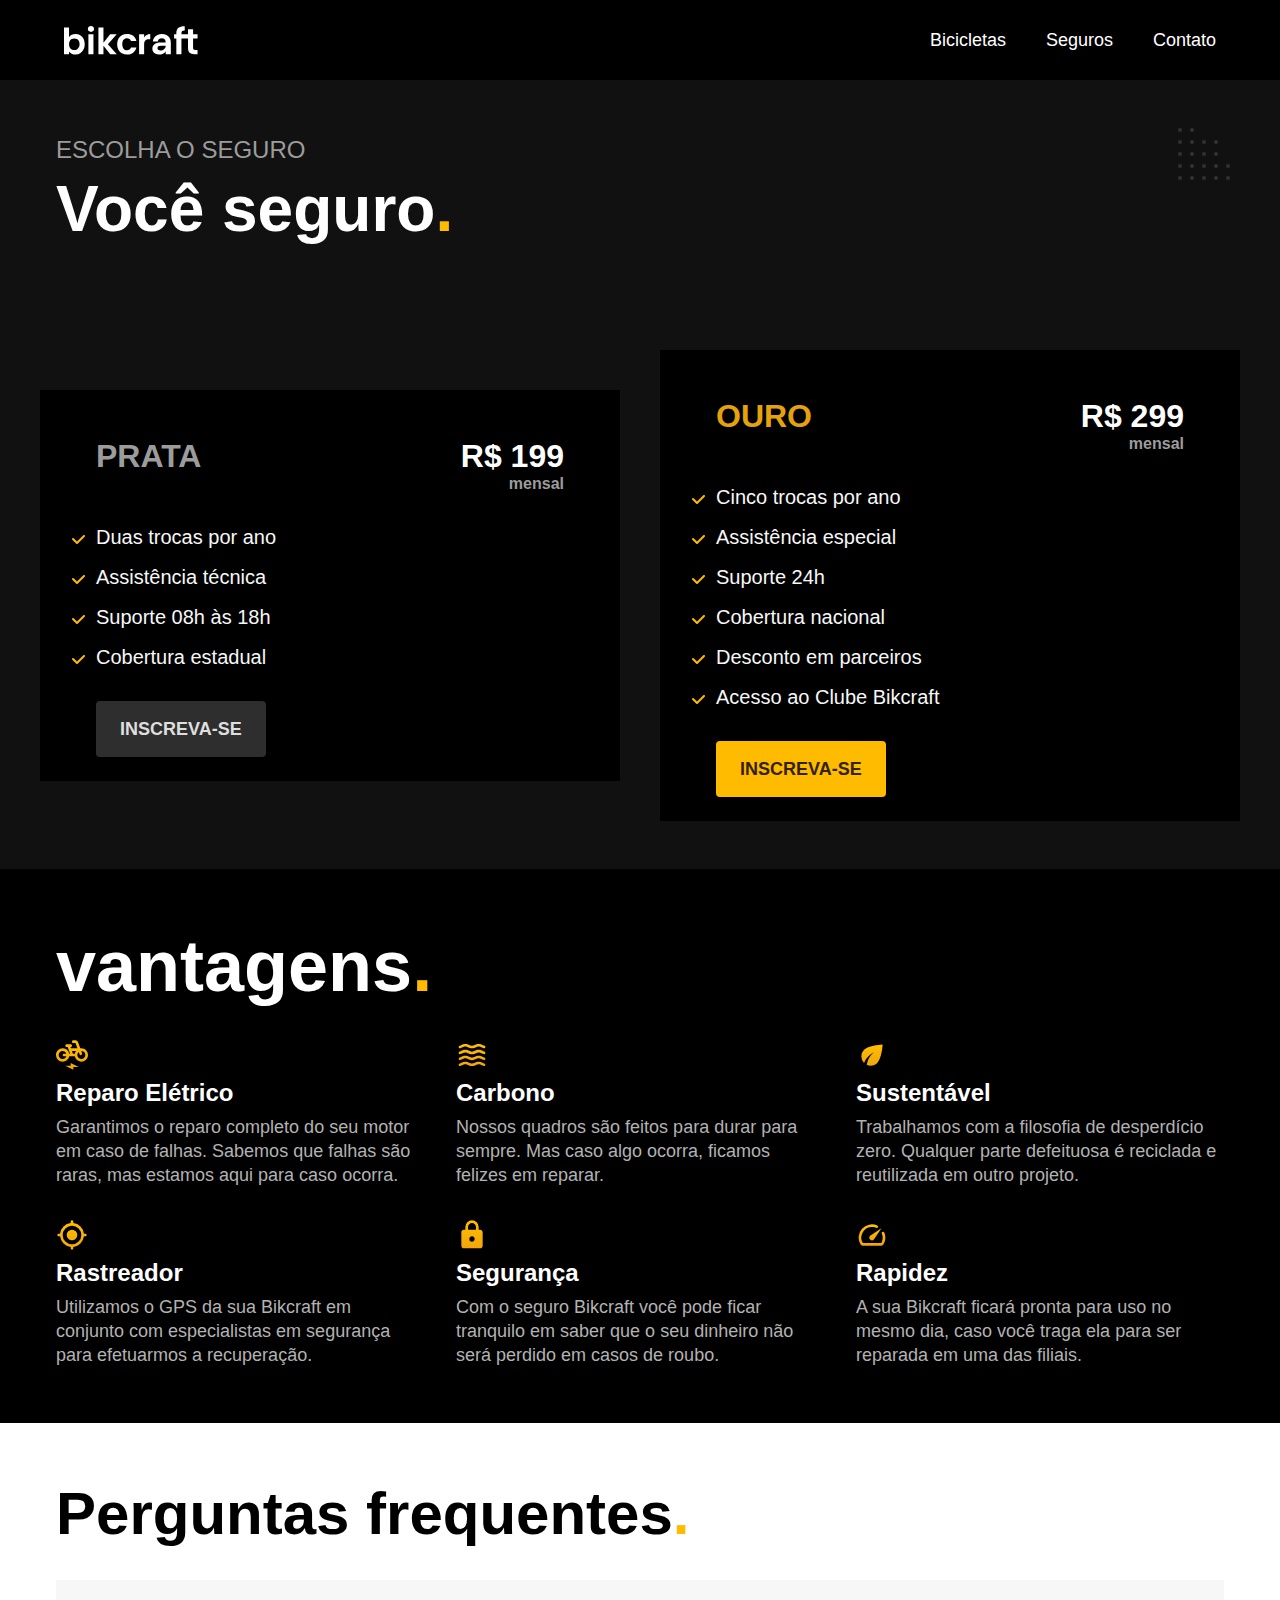
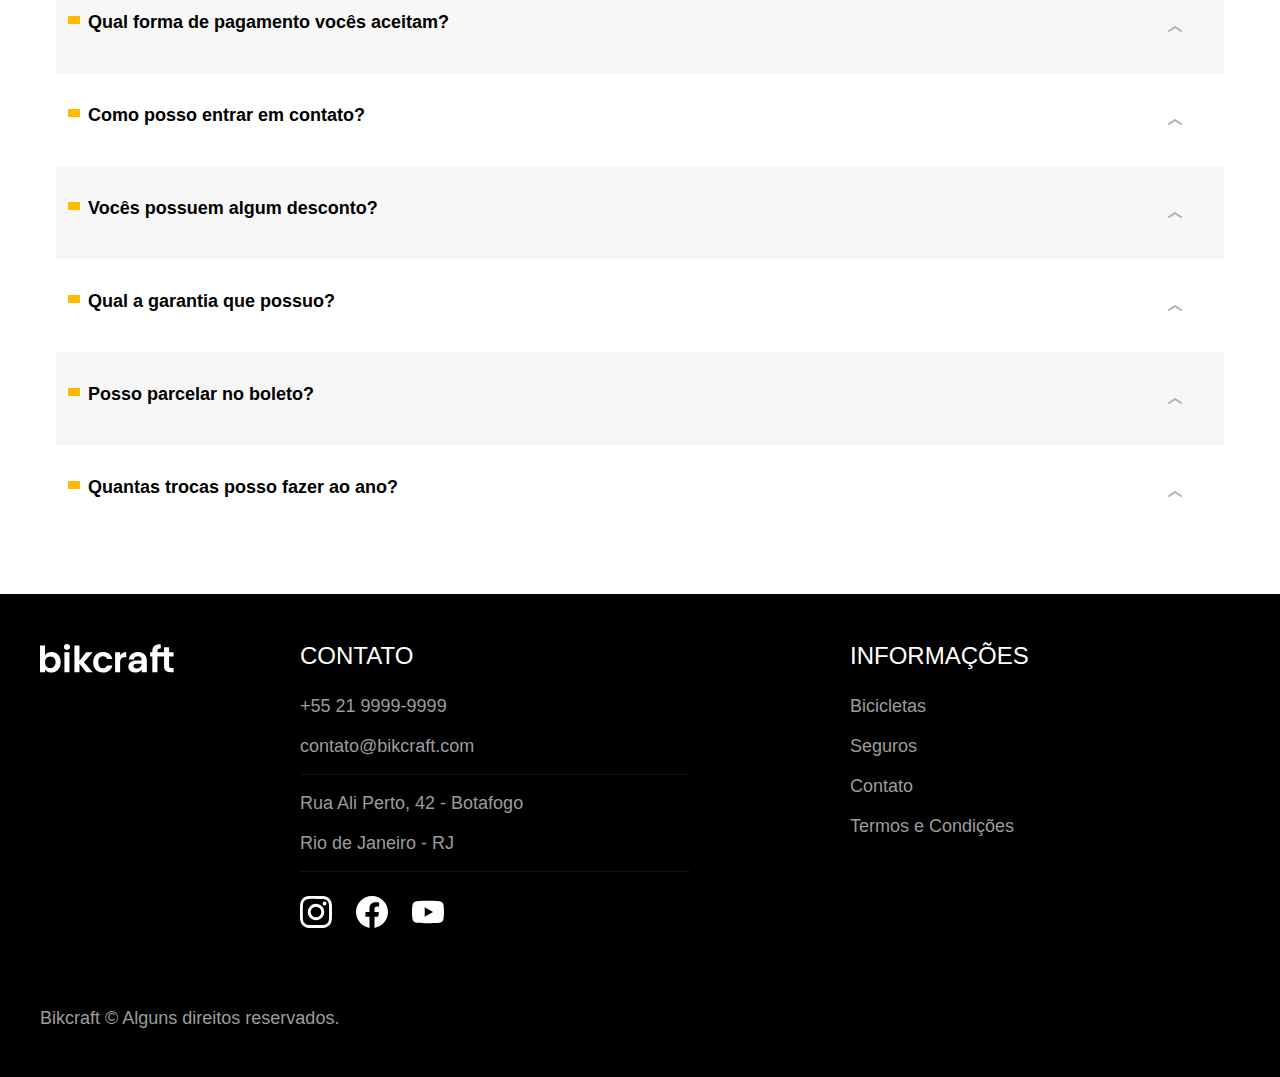
<file: seguros.html>
<!DOCTYPE html>

<html lang="pt-br">
  <head>
    <meta charset="UTF-8" />
    <meta name="viewport" content="width=device-width, initial-scale=1.0" />
    <link rel="stylesheet" href="./styles/style.css" />
    <title>Bikcraft - Seguros</title>
  </head>
  
  <body>
    <header class="header-bg">
      <div class="header">
        <a href="./index.html">
          <img src="./img/bikcraft.svg" alt="Logo da Bikcraft" />
        </a>
        <nav>
          <ul class="header-nav">
            <li><a href="/bicicletas.html">Bicicletas</a></li>
            <li><a href="/seguros.html">Seguros</a></li>
            <li><a href="/contato.html">Contato</a></li>
          </ul>
        </nav>
      </div>
    </header>

    <main class="insurance-main-bg">
      <div class="insurance-main">
        <p>ESCOLHA O SEGURO</p>
        <h1>Você seguro<span>.</span></h1>
      </div>
    </main>

    <section class="insurance-bg">
      <div class="insurance">
        <div class="insurance-silver">
          <div class="insurance-silver-header">
            <h3 class="insurance-silver-title">PRATA</h3>
            <span class="insurance-silver-span"
              >R$ 199 <span class="insurance-span">mensal</span></span
            >
          </div>
          <div>
            <ul class="insurance-silver-ul">
              <li>Duas trocas por ano</li>
              <li>Assistência técnica</li>
              <li>Suporte 08h às 18h</li>
              <li>Cobertura estadual</li>
            </ul>
            <a class="insurance-silver-button" href="/orcamento.html">Inscreva-se</a>
          </div>
        </div>

        <div class="insurance-gold">
          <div class="insurance-gold-header">
            <h3 class="insurance-gold-title">OURO</h3>
            <span class="insurance-gold-span"
              >R$ 299 <span class="insurance-span">mensal</span></span
            >
          </div>
          <div>
            <ul class="insurance-gold-ul">
              <li>Cinco trocas por ano</li>
              <li>Assistência especial</li>
              <li>Suporte 24h</li>
              <li>Cobertura nacional</li>
              <li>Desconto em parceiros</li>
              <li>Acesso ao Clube Bikcraft</li>
            </ul>
            <a class="insurance-gold-button" href="/orcamento.html">Inscreva-se</a>
          </div>
        </div>
      </div>
    </section>

    <article class="insurance-benefits-bg">
      <div class="insurance-benefits-container">
        <div class="insurance-benefits-title">
          <h2>vantagens<span>.</span></h2>
        </div>
        <div class="insurance-benefits">
          <div class="insurance-benefits-text">
            <img
              src="./img/icones/eletrica.svg"
              alt="Icone Bicicleta Elétrica"
            />
            <h3>Reparo Elétrico</h3>
            <p>
              Garantimos o reparo completo do seu motor em caso de falhas.
              Sabemos que falhas são raras, mas estamos aqui para caso ocorra.
            </p>
          </div>
          <div class="insurance-benefits-text">
            <img src="./img/icones/carbono.svg" alt="Icone Carbono" />
            <h3>Carbono</h3>
            <p>
              Nossos quadros são feitos para durar para sempre. Mas caso algo
              ocorra, ficamos felizes em reparar.
            </p>
          </div>
          <div class="insurance-benefits-text">
            <img src="./img/icones/sustentavel.svg" alt="Icone sustentável" />
            <h3>Sustentável</h3>
            <p>
              Trabalhamos com a filosofia de desperdício zero. Qualquer parte
              defeituosa é reciclada e reutilizada em outro projeto.
            </p>
          </div>
          <div class="insurance-benefits-text">
            <img src="./img/icones/rastreador.svg" alt="Icone Rastreador" />
            <h3>Rastreador</h3>
            <p>
              Utilizamos o GPS da sua Bikcraft em conjunto com especialistas em
              segurança para efetuarmos a recuperação.
            </p>
          </div>
          <div class="insurance-benefits-text">
            <img src="./img/icones/seguro.svg" alt="Icone Seguro" />
            <h3>Segurança</h3>
            <p>
              Com o seguro Bikcraft você pode ficar tranquilo em saber que o seu
              dinheiro não será perdido em casos de roubo.
            </p>
          </div>
          <div class="insurance-benefits-text">
            <img src="./img/icones/velocidade.svg" alt="Icone velocidade" />
            <h3>Rapidez</h3>
            <p>
              A sua Bikcraft ficará pronta para uso no mesmo dia, caso você
              traga ela para ser reparada em uma das filiais.
            </p>
          </div>
        </div>
      </div>
    </article>

    <article class="insurance-questions">
<div class="insurance-questions-title">
  <h2>Perguntas frequentes<span>.</span></h2>
</div>
<div class="insurance-questions-container">
  <div class="insurance-questions-content">
    <h3>Qual forma de pagamento vocês aceitam?</h3>
    <p>Aceitamos pagamentos parcelados em todos os cartões de crédito. Para pagamentos à vista também aceitarmos PIX e Boleto através do PagSeguro.</p>
  </div>
  <div class="insurance-questions-content">
    <h3>Como posso entrar em contato?</h3>
    <p>Aceitamos pagamentos parcelados em todos os cartões de crédito. Para pagamentos à vista também aceitarmos PIX e Boleto através do PagSeguro.</p>
  </div>
  <div class="insurance-questions-content">
    <h3>Vocês possuem algum desconto?</h3>
    <p>Aceitamos pagamentos parcelados em todos os cartões de crédito. Para pagamentos à vista também aceitarmos PIX e Boleto através do PagSeguro.</p>
  </div>
  <div class="insurance-questions-content">
    <h3>Qual a garantia que possuo?</h3>
    <p>Aceitamos pagamentos parcelados em todos os cartões de crédito. Para pagamentos à vista também aceitarmos PIX e Boleto através do PagSeguro.</p>
  </div>
  <div class="insurance-questions-content">
    <h3>Posso parcelar no boleto?</h3>
    <p>Aceitamos pagamentos parcelados em todos os cartões de crédito. Para pagamentos à vista também aceitarmos PIX e Boleto através do PagSeguro.</p>
  </div>
  <div class="insurance-questions-content">
    <h3>Quantas trocas posso fazer ao ano?</h3>
    <p>Aceitamos pagamentos parcelados em todos os cartões de crédito. Para pagamentos à vista também aceitarmos PIX e Boleto através do PagSeguro.</p>
  </div>
</div class="insurance-questions-content">
    </article>
   
    <footer class="footer-bg">
      <div class="footer-container">
        <div class="footer-content">
          <div class="footer-img">
            <img src="./img/bikcraft.svg" alt="Logo Bikcraft" />
          </div>
          <div class="footer-contact">
            <h3 class="footer-contact-title">CONTATO</h3>
            <ul class="footer-contact-list">
              <li><a href="tel:+552199999999">+55 21 9999-9999</a></li>
              <li><a href="mailto:contato@bikcraft.com">contato@bikcraft.com</a></li>
              <li><div class="divider"></div></li>
              <li>Rua Ali Perto, 42 - Botafogo</li>
              <li>Rio de Janeiro - RJ</li>
              <li><div class="divider"></div></li>
              <div class="footer-socialmedias">
                <a href="./"><img src="./img/redes/instagram.svg" alt="" /></a>
                <a href="./"><img src="./img/redes/facebook.svg" alt="" /></a>
                <a href="./"><img src="./img/redes/youtube.svg" alt="" /></a>
              </div>
            </ul>
          </div>
          <div class="footer-information">
            <h3 class="footer-information-title">INFORMAÇÕES</h3>
            <ul class="footer-information-list">
              <li><a href="/bicicletas.html">Bicicletas</a></li>
              <li><a href="/seguros.html">Seguros</a></li>
              <li><a href="/contato.html">Contato</a></li>
              <li><a href="/termos.html">Termos e Condições</a></li>
            </ul>
          </div>
        </div>
        <div class="footer">
          <p>Bikcraft © Alguns direitos reservados.</p>
        </div>
      </div>
    </footer>
  </body>


</html>
</file>
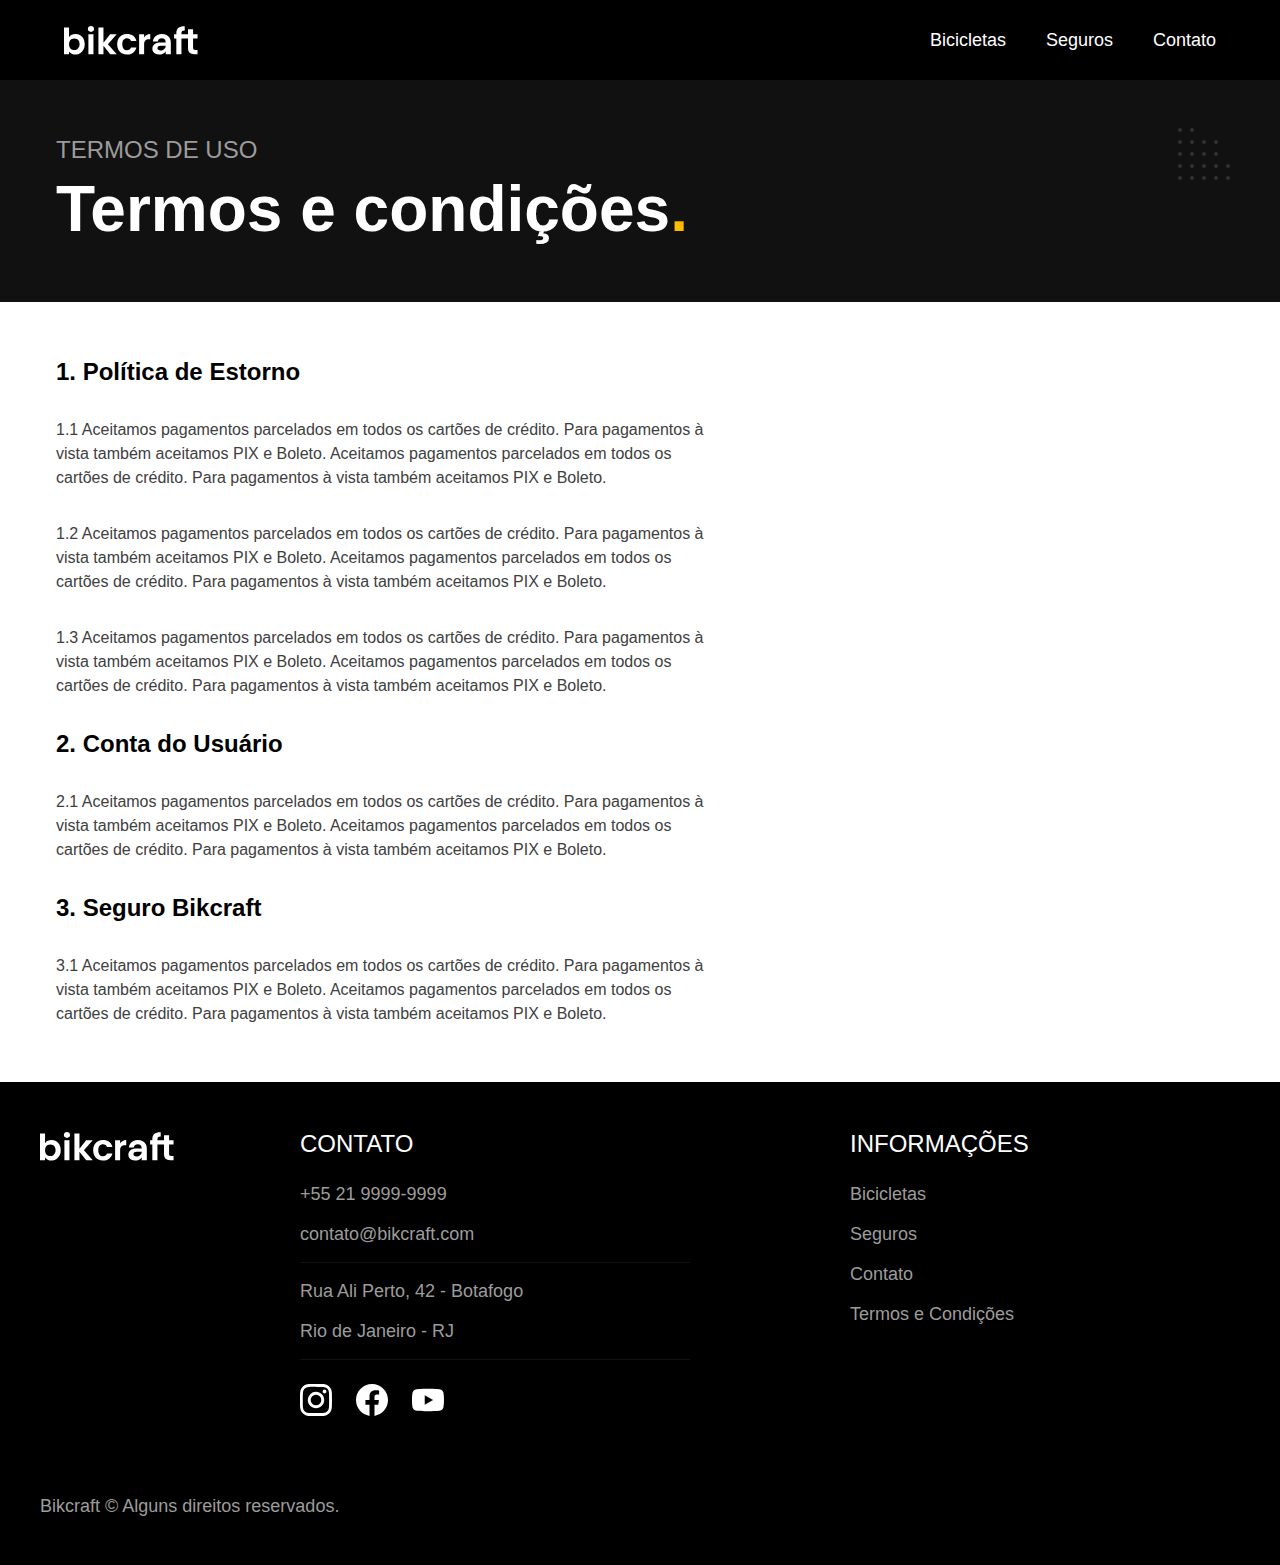
<file: termos.html>
<!DOCTYPE html>

<html lang="pt-br">
  <head>
    <meta charset="UTF-8" />
    <meta name="viewport" content="width=device-width, initial-scale=1.0" />
    <link rel="stylesheet" href="./styles/style.css" />
    <title>Bikcraft - Termos</title>
  </head>

  <body>
    <header class="header-bg">
      <div class="header">
        <a href="./index.html">
          <img src="./img/bikcraft.svg" alt="Logo da Bikcraft" />
        </a>
        <nav>
          <ul class="header-nav">
            <li><a href="/bicicletas.html">Bicicletas</a></li>
            <li><a href="/seguros.html">Seguros</a></li>
            <li><a href="/contato.html">Contato</a></li>
          </ul>
        </nav>
      </div>
    </header>

    <main class="terms-main-bg">
      <div class="terms-main">
        <p>TERMOS DE USO</p>
        <h1>Termos e condições<span>.</span></h1>
      </div>
    </main>

    <article class="terms-article">
      <h2>1. Política de Estorno</h2>
      <p>
        1.1 Aceitamos pagamentos parcelados em todos os cartões de crédito. Para
        pagamentos à vista também aceitamos PIX e Boleto. Aceitamos pagamentos
        parcelados em todos os cartões de crédito. Para pagamentos à vista
        também aceitamos PIX e Boleto.
      </p>
      <p>
        1.2 Aceitamos pagamentos parcelados em todos os cartões de crédito. Para
        pagamentos à vista também aceitamos PIX e Boleto. Aceitamos pagamentos
        parcelados em todos os cartões de crédito. Para pagamentos à vista
        também aceitamos PIX e Boleto.
      </p>
      <p>
        1.3 Aceitamos pagamentos parcelados em todos os cartões de crédito. Para
        pagamentos à vista também aceitamos PIX e Boleto. Aceitamos pagamentos
        parcelados em todos os cartões de crédito. Para pagamentos à vista
        também aceitamos PIX e Boleto.
      </p>
      <h2>2. Conta do Usuário</h2>
      <p>
        2.1 Aceitamos pagamentos parcelados em todos os cartões de crédito. Para
        pagamentos à vista também aceitamos PIX e Boleto. Aceitamos pagamentos
        parcelados em todos os cartões de crédito. Para pagamentos à vista
        também aceitamos PIX e Boleto.
      </p>
      <h2>3. Seguro Bikcraft</h2>
      <p>
        3.1 Aceitamos pagamentos parcelados em todos os cartões de crédito. Para
        pagamentos à vista também aceitamos PIX e Boleto. Aceitamos pagamentos
        parcelados em todos os cartões de crédito. Para pagamentos à vista
        também aceitamos PIX e Boleto.
      </p>
    </article>

    <footer class="footer-bg">
      <div class="footer-container">
        <div class="footer-content">
          <div class="footer-img">
            <img src="./img/bikcraft.svg" alt="Logo Bikcraft" />
          </div>
          <div class="footer-contact">
            <h3 class="footer-contact-title">CONTATO</h3>
            <ul class="footer-contact-list">
              <li><a href="tel:+552199999999">+55 21 9999-9999</a></li>
              <li>
                <a href="mailto:contato@bikcraft.com">contato@bikcraft.com</a>
              </li>
              <li><div class="divider"></div></li>
              <li>Rua Ali Perto, 42 - Botafogo</li>
              <li>Rio de Janeiro - RJ</li>
              <li><div class="divider"></div></li>
              <div class="footer-socialmedias">
                <a href="./"><img src="./img/redes/instagram.svg" alt="" /></a>
                <a href="./"><img src="./img/redes/facebook.svg" alt="" /></a>
                <a href="./"><img src="./img/redes/youtube.svg" alt="" /></a>
              </div>
            </ul>
          </div>
          <div class="footer-information">
            <h3 class="footer-information-title">INFORMAÇÕES</h3>
            <ul class="footer-information-list">
              <li><a href="/bicicletas.html">Bicicletas</a></li>
              <li><a href="/seguros.html">Seguros</a></li>
              <li><a href="/contato.html">Contato</a></li>
              <li><a href="/termos.html">Termos e Condições</a></li>
            </ul>
          </div>
        </div>
        <div class="footer">
          <p>Bikcraft © Alguns direitos reservados.</p>
        </div>
      </div>
    </footer>
  </body>
</html>
</file>
<file: styles/style.css>
@import "./global.css";
@import "./theme.css";
@import "./header.css";
@import "./main.css";
@import "./article-bicycles.css";
@import "./article-tecnology.css";
@import "./section-partners.css";
@import "./section-brief.css";
@import "./section-insurance.css";
@import "./footer.css";
@import "./bicycles-main.css";
@import "./bicycles-article.css";
@import "./insurance-main.css";
@import "./insurance-article-benefits.css";
@import "./insurance-questions.css";
@import "./terms-main.css";
@import "./terms-article.css";
@import "./contact-main.css";
@import "./contact-article.css";
@import "./contact-stores.css";
@import "./magic-article.css";
@import "./bicycles-insurance.css";
@import "./orcamento-article.css";
@import "./orcamento-main.css";
</file>
